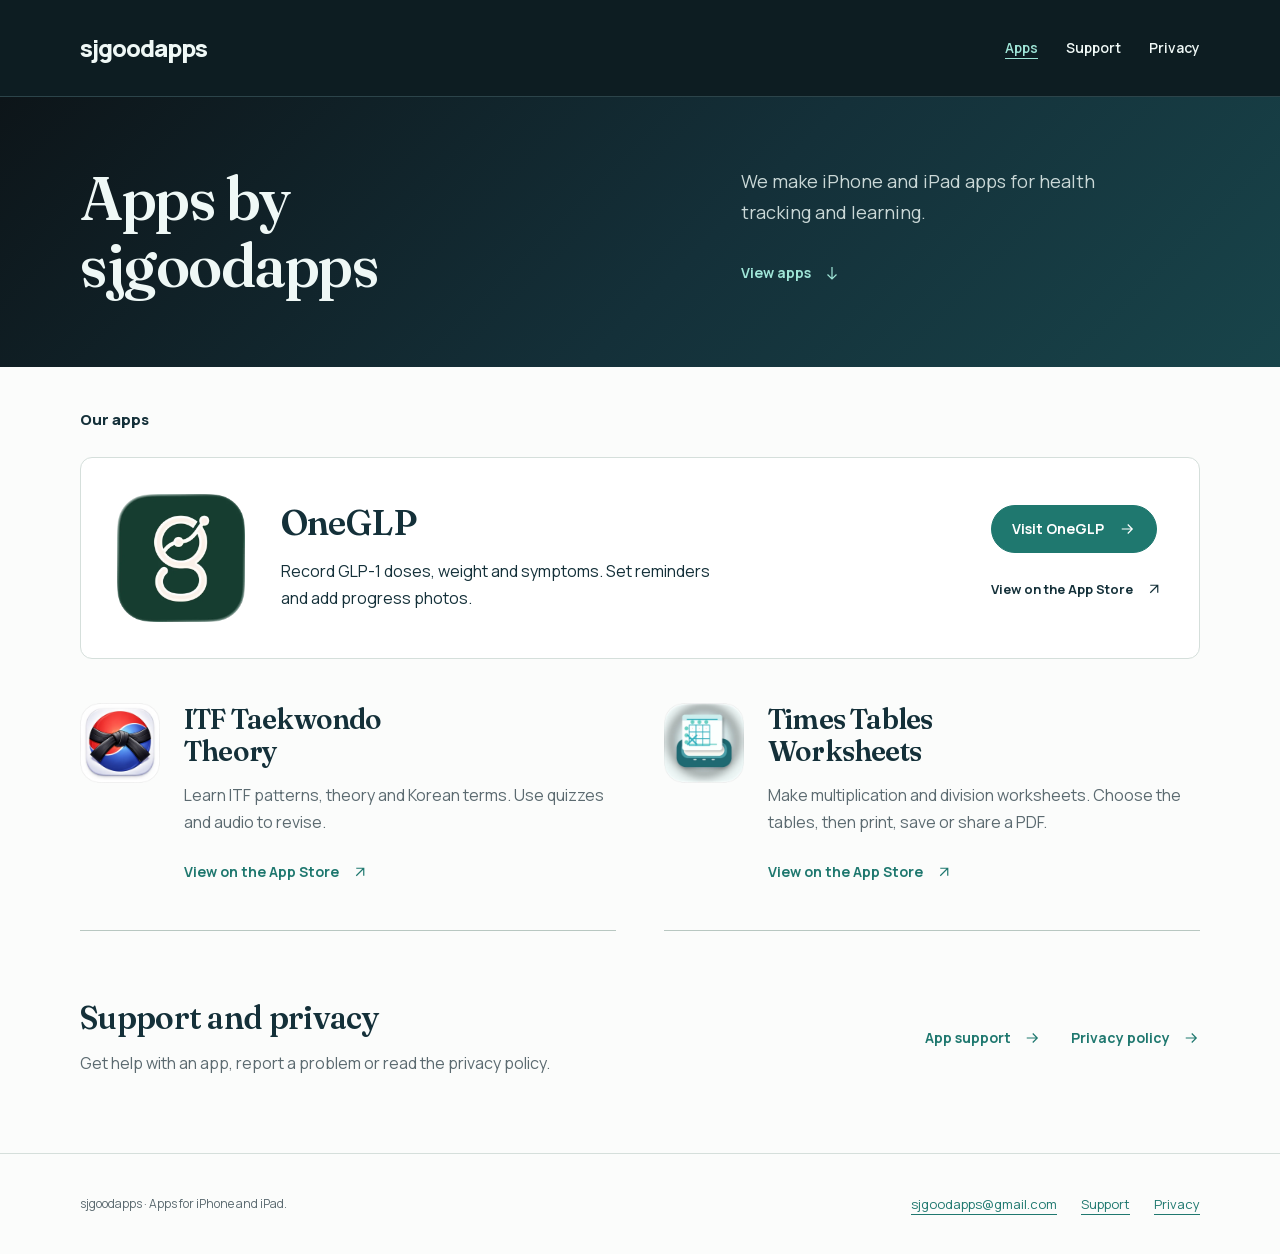
<file: index.html>
<!doctype html>
<html lang="en">
<head>
  <meta charset="utf-8">
  <meta name="viewport" content="width=device-width, initial-scale=1">
  <meta name="description" content="iPhone and iPad apps by sjgoodapps: OneGLP, ITF Taekwondo Theory and Times Tables Worksheets. Find app links, support and privacy information.">
  <meta name="theme-color" content="#143039">
  <title>sjgoodapps | Apps for iPhone and iPad</title>
  <link rel="stylesheet" href="assets/site.css">
</head>
<body>
  <a class="skip-link" href="#main">Skip to content</a>
  <header class="site-header">
    <div class="container header-inner">
      <a class="brand" href="index.html" aria-label="sjgoodapps home">sjgoodapps</a>
      <nav class="site-nav" aria-label="Main navigation">
        <a href="#apps" aria-current="page">Apps</a>
        <a href="support.html">Support</a>
        <a href="privacy.html">Privacy</a>
      </nav>
    </div>
  </header>

  <main id="main" tabindex="-1">
    <section class="home-banner" aria-labelledby="intro-title">
      <div class="container home-hero">
        <h1 id="intro-title">Apps by<br>sjgoodapps</h1>
        <div class="hero-intro">
          <p>We make iPhone and iPad apps for health tracking and learning.</p>
          <a class="text-link" href="#apps">View apps <svg class="arrow" viewBox="0 0 24 24" fill="none" stroke="currentColor" stroke-width="1.6" aria-hidden="true"><path d="M12 4v16m-6-6 6 6 6-6"/></svg></a>
        </div>
      </div>
    </section>

    <div class="container home-content">
    <section id="apps" aria-labelledby="apps-title">
      <div class="apps-heading">
        <h2 id="apps-title">Our apps</h2>
      </div>
      <article class="app-feature" aria-labelledby="oneglp-title">
        <img class="app-icon" src="assets/oneglp-icon.webp" alt="" width="400" height="400" fetchpriority="high">
        <div class="app-copy">
          <div class="app-title">
            <h3 id="oneglp-title">OneGLP</h3>
          </div>
          <div class="app-description">
            <p>Record GLP-1 doses, weight and symptoms. Set reminders and add progress photos.</p>
          </div>
        </div>
        <div class="app-actions">
          <a class="button" href="https://oneglp.app/">Visit OneGLP <svg class="arrow" viewBox="0 0 24 24" fill="none" stroke="currentColor" stroke-width="1.6" aria-hidden="true"><path d="M5 12h14m-6-6 6 6-6 6"/></svg></a>
          <a class="text-link" href="https://apps.apple.com/app/id6761775005" aria-label="OneGLP on the App Store">View on the App Store <svg class="arrow" viewBox="0 0 24 24" fill="none" stroke="currentColor" stroke-width="1.6" aria-hidden="true"><path d="M7 17 17 7M7 7h10v10"/></svg></a>
        </div>
      </article>
      <div class="app-secondary-grid">
        <article class="app-secondary" aria-labelledby="taekwondo-title">
          <img class="app-icon" src="assets/taekwondo-icon.webp" alt="" width="400" height="400" loading="lazy">
          <div>
            <h3 id="taekwondo-title">ITF Taekwondo<br>Theory</h3>
            <p>Learn ITF patterns, theory and Korean terms. Use quizzes and audio to revise.</p>
            <a class="text-link" href="https://apps.apple.com/app/id6761344519" aria-label="ITF Taekwondo Theory on the App Store">View on the App Store <svg class="arrow" viewBox="0 0 24 24" fill="none" stroke="currentColor" stroke-width="1.6" aria-hidden="true"><path d="M7 17 17 7M7 7h10v10"/></svg></a>
          </div>
        </article>
        <article class="app-secondary" aria-labelledby="worksheets-title">
          <img class="app-icon" src="assets/worksheets-icon.webp" alt="" width="400" height="400" loading="lazy">
          <div>
            <h3 id="worksheets-title">Times Tables<br>Worksheets</h3>
            <p>Make multiplication and division worksheets. Choose the tables, then print, save or share a PDF.</p>
            <a class="text-link" href="https://apps.apple.com/app/id6761299614" aria-label="Times Tables Worksheets on the App Store">View on the App Store <svg class="arrow" viewBox="0 0 24 24" fill="none" stroke="currentColor" stroke-width="1.6" aria-hidden="true"><path d="M7 17 17 7M7 7h10v10"/></svg></a>
          </div>
        </article>
      </div>
    </section>
    <section class="help-strip" aria-labelledby="help-title">
      <div>
        <h2 id="help-title">Support and privacy</h2>
        <p>Get help with an app, report a problem or read the privacy policy.</p>
      </div>
      <div class="help-links">
        <a class="text-link" href="support.html">App support <svg class="arrow" viewBox="0 0 24 24" fill="none" stroke="currentColor" stroke-width="1.6" aria-hidden="true"><path d="M5 12h14m-6-6 6 6-6 6"/></svg></a>
        <a class="text-link" href="privacy.html">Privacy policy <svg class="arrow" viewBox="0 0 24 24" fill="none" stroke="currentColor" stroke-width="1.6" aria-hidden="true"><path d="M5 12h14m-6-6 6 6-6 6"/></svg></a>
      </div>
    </section>
    </div>
  </main>

  <footer class="site-footer">
    <div class="container footer-inner">
      <p>sjgoodapps · Apps for iPhone and iPad.</p>
      <nav class="footer-nav" aria-label="Footer navigation">
        <a href="mailto:sjgoodapps@gmail.com">sjgoodapps@gmail.com</a>
        <a href="support.html">Support</a>
        <a href="privacy.html">Privacy</a>
      </nav>
    </div>
  </footer>
</body>
</html>
</file>
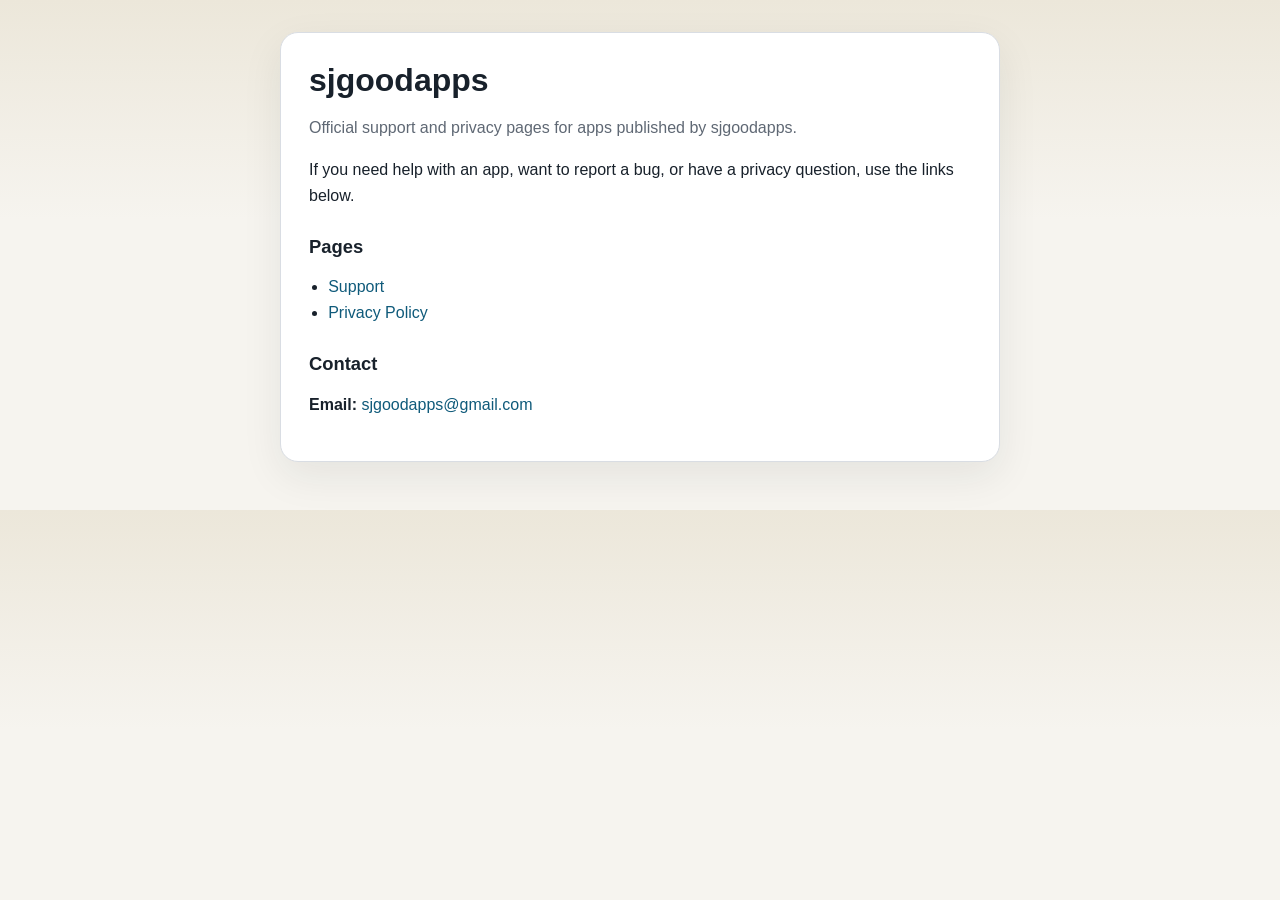
<file: GithubSupportPrivacy/index.html>
<!doctype html>
<html lang="en">
<head>
  <meta charset="utf-8">
  <meta name="viewport" content="width=device-width, initial-scale=1">
  <title>sjgoodapps Support and Privacy</title>
  <style>
    :root {
      color-scheme: light;
      --bg: #f6f4ef;
      --card: #ffffff;
      --text: #18212b;
      --muted: #5f6874;
      --accent: #0f5a7a;
      --border: #d9dde3;
    }

    * { box-sizing: border-box; }

    body {
      margin: 0;
      font-family: -apple-system, BlinkMacSystemFont, "Segoe UI", sans-serif;
      background: linear-gradient(180deg, #ece7da 0%, var(--bg) 220px);
      color: var(--text);
      line-height: 1.6;
    }

    main {
      max-width: 760px;
      margin: 0 auto;
      padding: 32px 20px 48px;
    }

    .card {
      background: var(--card);
      border: 1px solid var(--border);
      border-radius: 18px;
      padding: 28px;
      box-shadow: 0 14px 40px rgba(24, 33, 43, 0.08);
    }

    h1, h2 { line-height: 1.2; }
    h1 { margin: 0 0 8px; font-size: 2rem; }
    h2 { margin-top: 28px; font-size: 1.15rem; }

    p, li { font-size: 1rem; }

    .muted { color: var(--muted); }

    a {
      color: var(--accent);
      text-decoration: none;
    }

    a:hover { text-decoration: underline; }

    ul {
      padding-left: 1.2rem;
    }
  </style>
</head>
<body>
  <main>
    <section class="card">
      <h1>sjgoodapps</h1>
      <p class="muted">Official support and privacy pages for apps published by sjgoodapps.</p>

      <p>If you need help with an app, want to report a bug, or have a privacy question, use the links below.</p>

      <h2>Pages</h2>
      <ul>
        <li><a href="/support">Support</a></li>
        <li><a href="/privacy">Privacy Policy</a></li>
      </ul>

      <h2>Contact</h2>
      <p><strong>Email:</strong> <a href="mailto:sjgoodapps@gmail.com">sjgoodapps@gmail.com</a></p>
    </section>
  </main>
</body>
</html>
</file>
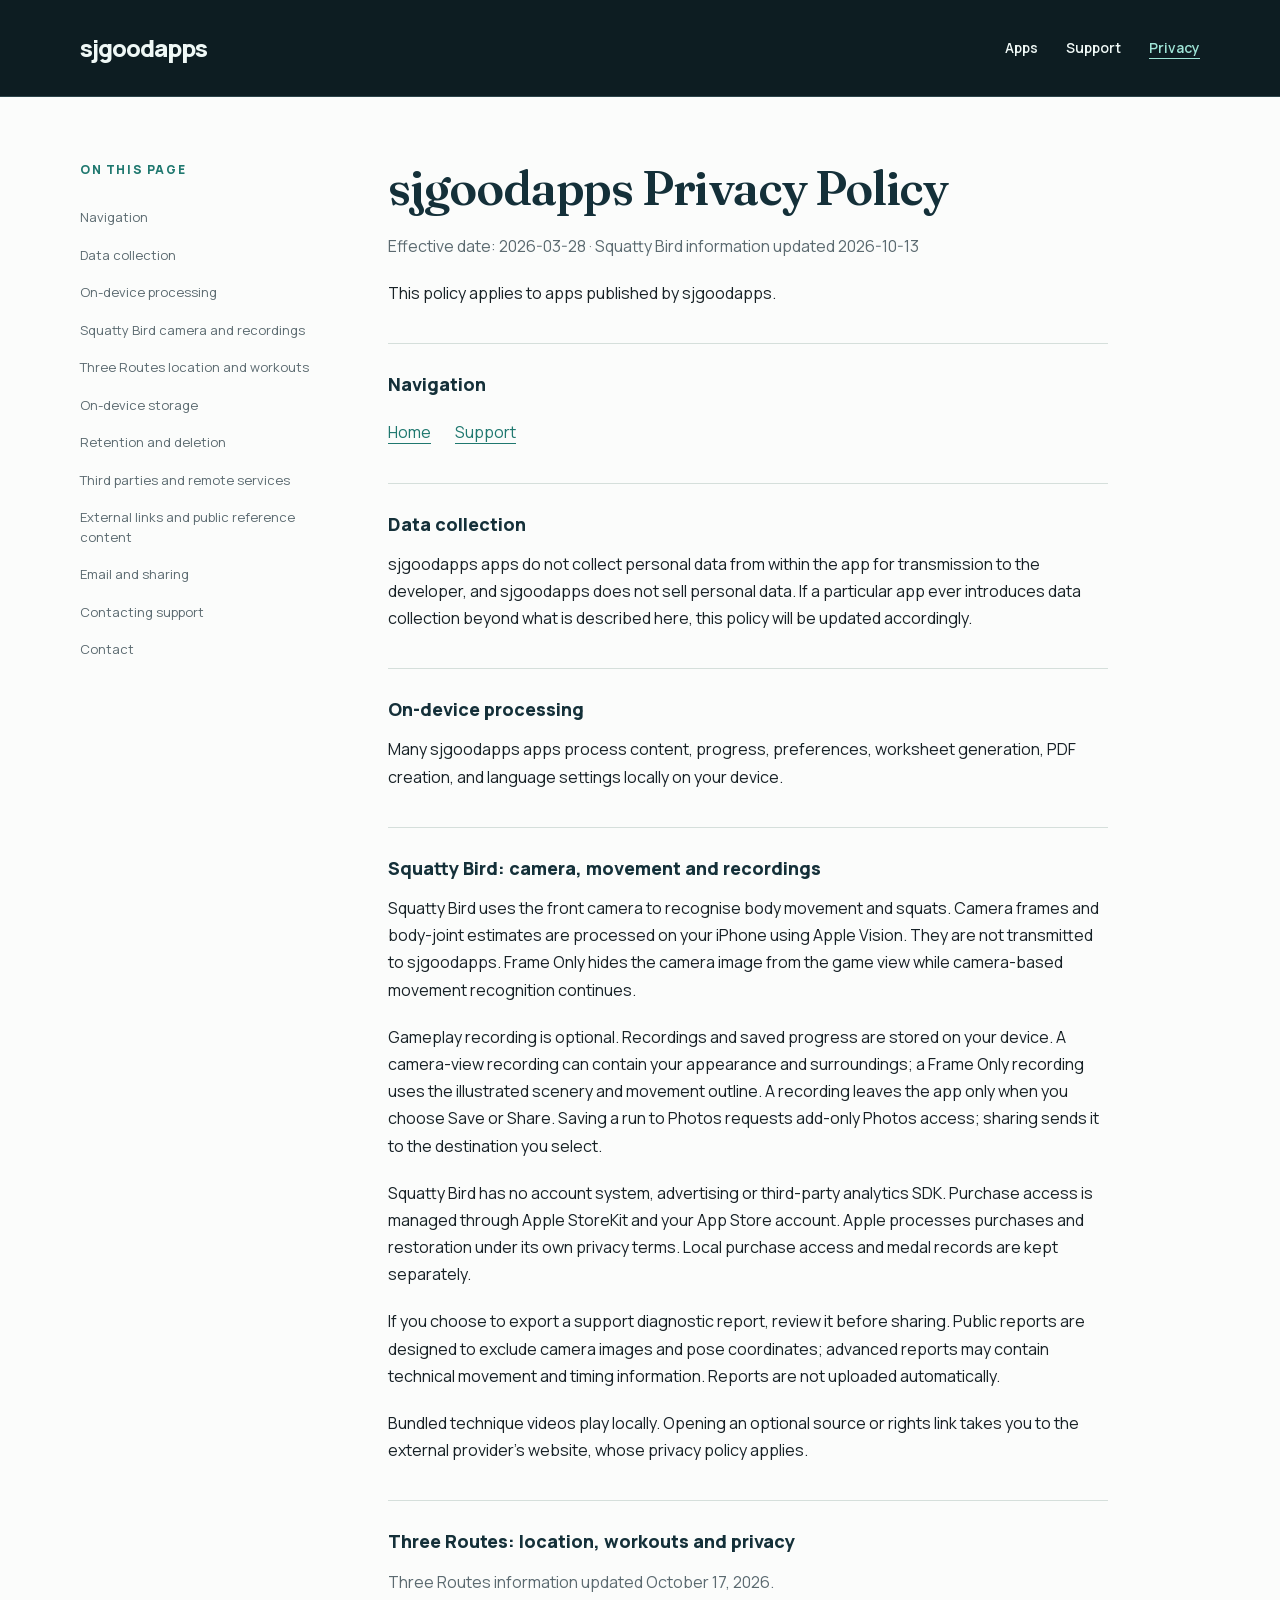
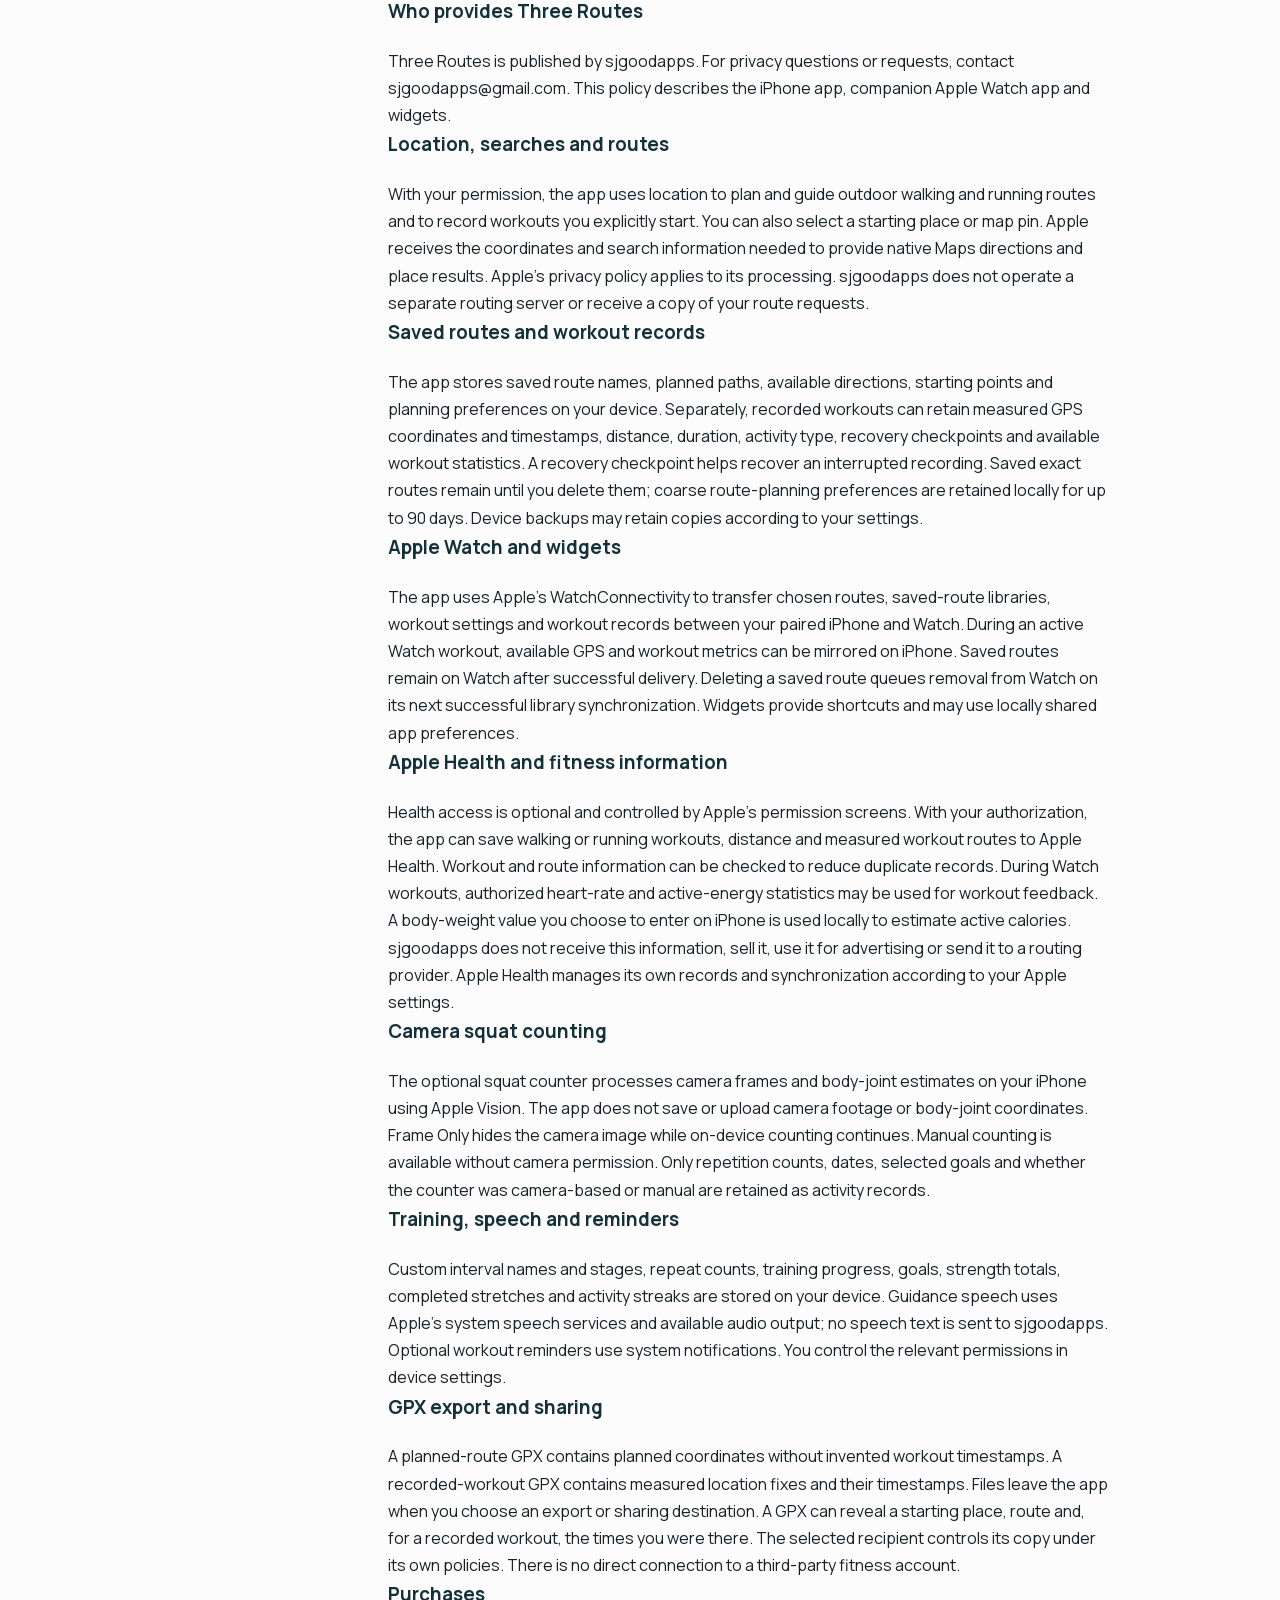
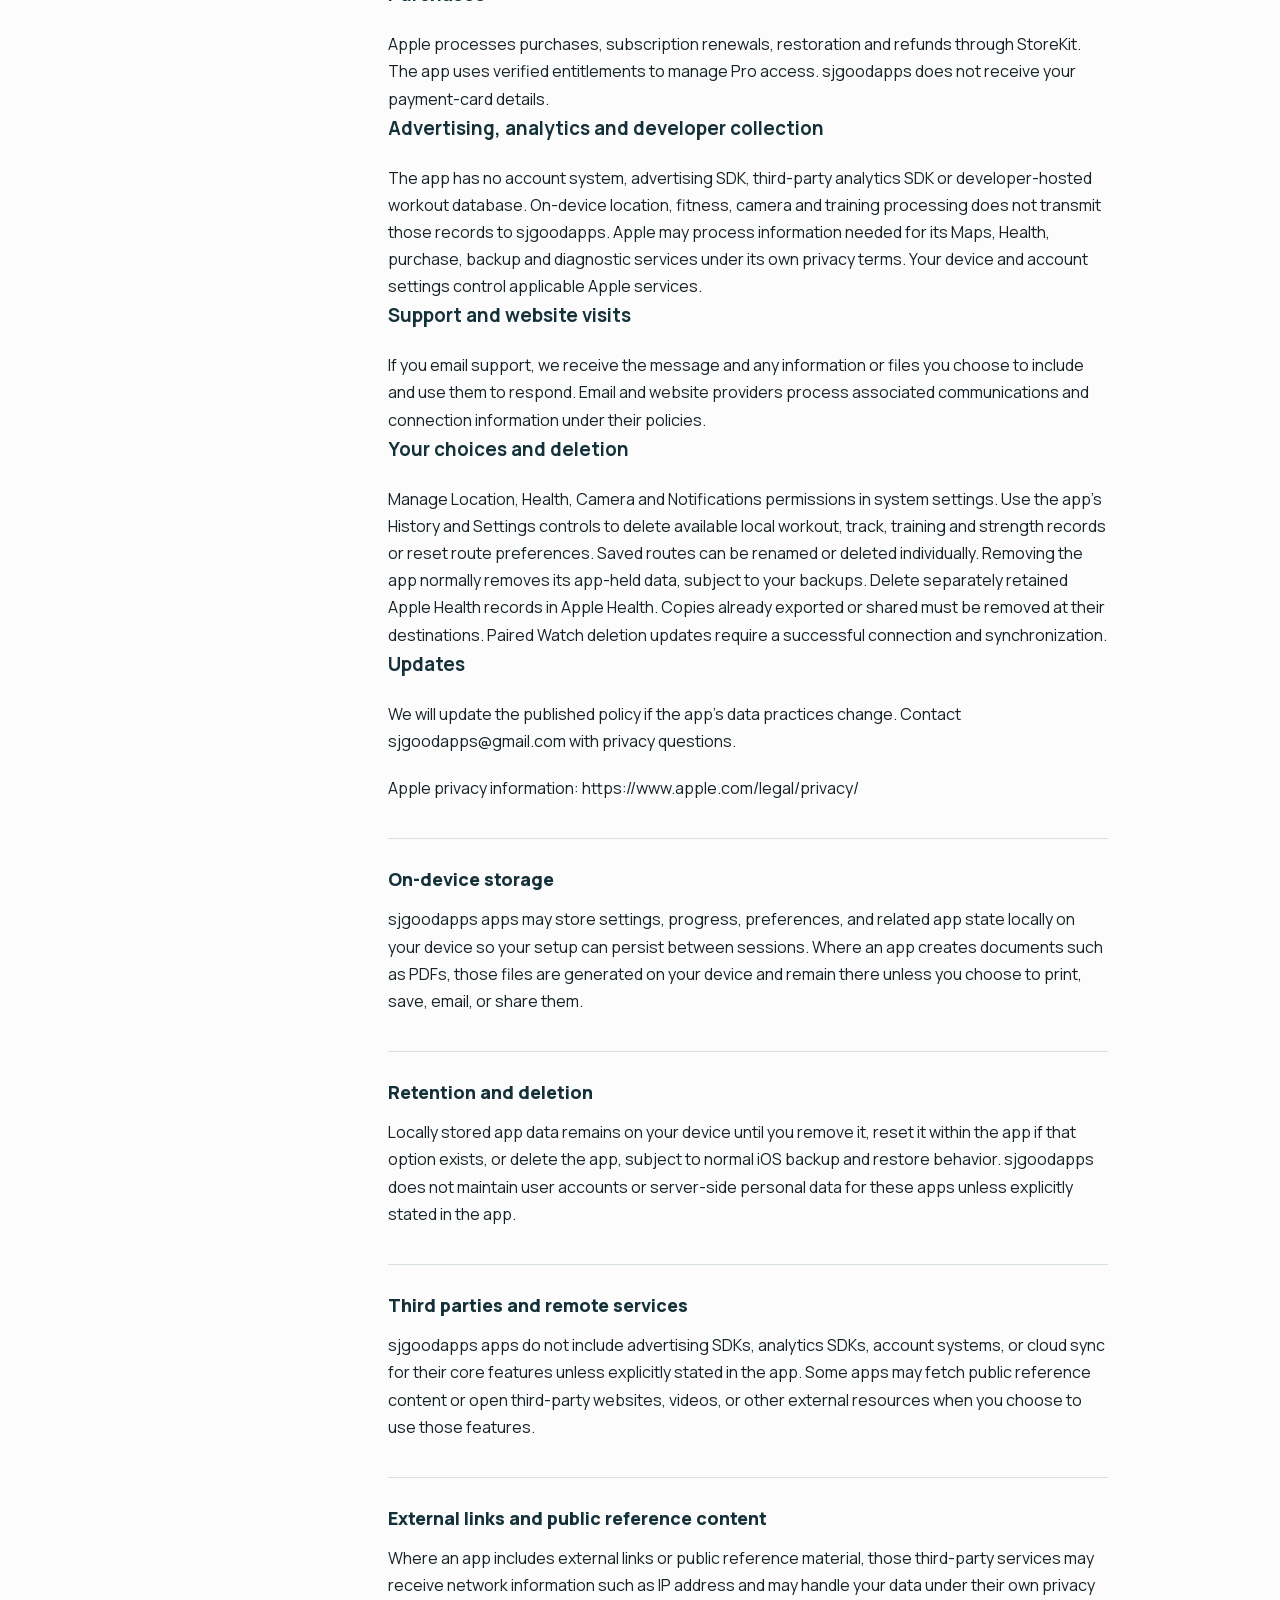
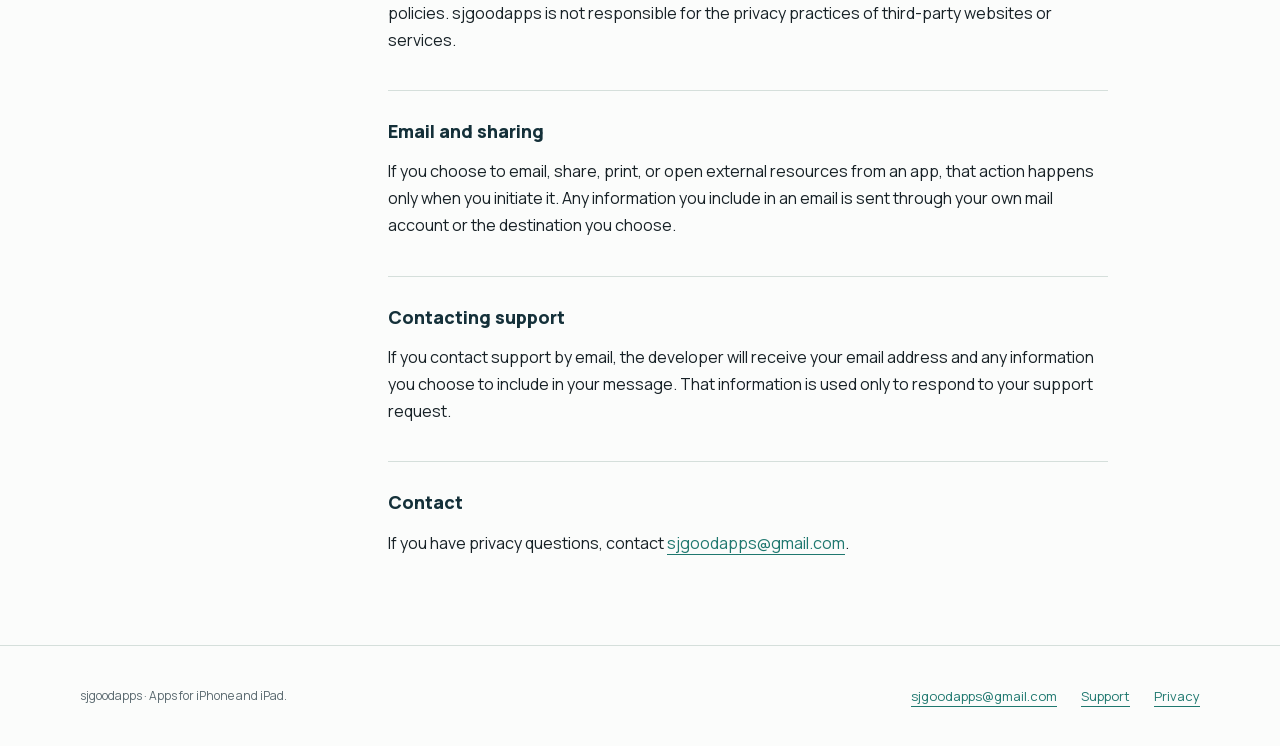
<file: privacy.html>
<!doctype html>
<html lang="en">
<head>
  <meta charset="utf-8">
  <meta name="viewport" content="width=device-width, initial-scale=1">
  <meta name="description" content="Privacy information for apps published by sjgoodapps.">
  <meta name="theme-color" content="#143039">
  <title>sjgoodapps Privacy Policy</title>
  <link rel="stylesheet" href="assets/site.css">
</head>
<body>
  <a class="skip-link" href="#main">Skip to content</a>
  <header class="site-header">
    <div class="container header-inner">
      <a class="brand" href="index.html" aria-label="sjgoodapps home">sjgoodapps</a>
      <nav class="site-nav" aria-label="Main navigation">
        <a href="index.html#apps">Apps</a>
        <a href="support.html">Support</a>
        <a href="privacy.html" aria-current="page">Privacy</a>
      </nav>
    </div>
  </header>
  <main id="main" class="container document-layout" tabindex="-1">
    <aside class="document-sidebar">
      <p class="eyebrow">On this page</p>
      <nav aria-label="Privacy policy sections">
        <a href="#navigation">Navigation</a>
        <a href="#data-collection">Data collection</a>
        <a href="#on-device-processing">On-device processing</a>
        <a href="#squatty-bird">Squatty Bird camera and recordings</a>
        <a href="#three-routes">Three Routes location and workouts</a>
        <a href="#on-device-storage">On-device storage</a>
        <a href="#retention-and-deletion">Retention and deletion</a>
        <a href="#third-parties-and-remote-services">Third parties and remote services</a>
        <a href="#external-links-and-public-reference-content">External links and public reference content</a>
        <a href="#email-and-sharing">Email and sharing</a>
        <a href="#contacting-support">Contacting support</a>
        <a href="#contact">Contact</a>
      </nav>
    </aside>
    <article class="document">
      <h1>sjgoodapps Privacy Policy</h1>
      <p class="muted">Effective date: 2026-03-28 · Squatty Bird information updated 2026-10-13</p>

      <p>This policy applies to apps published by sjgoodapps.</p>

      <h2 id="navigation">Navigation</h2>
      <ul class="document-nav">
        <li><a href="index.html">Home</a></li>
        <li><a href="support.html">Support</a></li>
      </ul>

      <h2 id="data-collection">Data collection</h2>
      <p>sjgoodapps apps do not collect personal data from within the app for transmission to the developer, and sjgoodapps does not sell personal data. If a particular app ever introduces data collection beyond what is described here, this policy will be updated accordingly.</p>

      <h2 id="on-device-processing">On-device processing</h2>
      <p>Many sjgoodapps apps process content, progress, preferences, worksheet generation, PDF creation, and language settings locally on your device.</p>

      <h2 id="squatty-bird">Squatty Bird: camera, movement and recordings</h2>
      <p>Squatty Bird uses the front camera to recognise body movement and squats. Camera frames and body-joint estimates are processed on your iPhone using Apple Vision. They are not transmitted to sjgoodapps. Frame Only hides the camera image from the game view while camera-based movement recognition continues.</p>
      <p>Gameplay recording is optional. Recordings and saved progress are stored on your device. A camera-view recording can contain your appearance and surroundings; a Frame Only recording uses the illustrated scenery and movement outline. A recording leaves the app only when you choose Save or Share. Saving a run to Photos requests add-only Photos access; sharing sends it to the destination you select.</p>
      <p>Squatty Bird has no account system, advertising or third-party analytics SDK. Purchase access is managed through Apple StoreKit and your App Store account. Apple processes purchases and restoration under its own privacy terms. Local purchase access and medal records are kept separately.</p>
      <p>If you choose to export a support diagnostic report, review it before sharing. Public reports are designed to exclude camera images and pose coordinates; advanced reports may contain technical movement and timing information. Reports are not uploaded automatically.</p>
      <p>Bundled technique videos play locally. Opening an optional source or rights link takes you to the external provider's website, whose privacy policy applies.</p>

      <h2 id="three-routes">Three Routes: location, workouts and privacy</h2>
      <p class="muted">Three Routes information updated October 17, 2026.</p>
      <h3>Who provides Three Routes</h3>
      <p>Three Routes is published by sjgoodapps. For privacy questions or requests, contact sjgoodapps@gmail.com. This policy describes the iPhone app, companion Apple Watch app and widgets.</p>
      <h3>Location, searches and routes</h3>
      <p>With your permission, the app uses location to plan and guide outdoor walking and running routes and to record workouts you explicitly start. You can also select a starting place or map pin. Apple receives the coordinates and search information needed to provide native Maps directions and place results. Apple's privacy policy applies to its processing. sjgoodapps does not operate a separate routing server or receive a copy of your route requests.</p>
      <h3>Saved routes and workout records</h3>
      <p>The app stores saved route names, planned paths, available directions, starting points and planning preferences on your device. Separately, recorded workouts can retain measured GPS coordinates and timestamps, distance, duration, activity type, recovery checkpoints and available workout statistics. A recovery checkpoint helps recover an interrupted recording. Saved exact routes remain until you delete them; coarse route-planning preferences are retained locally for up to 90 days. Device backups may retain copies according to your settings.</p>
      <h3>Apple Watch and widgets</h3>
      <p>The app uses Apple's WatchConnectivity to transfer chosen routes, saved-route libraries, workout settings and workout records between your paired iPhone and Watch. During an active Watch workout, available GPS and workout metrics can be mirrored on iPhone. Saved routes remain on Watch after successful delivery. Deleting a saved route queues removal from Watch on its next successful library synchronization. Widgets provide shortcuts and may use locally shared app preferences.</p>
      <h3>Apple Health and fitness information</h3>
      <p>Health access is optional and controlled by Apple's permission screens. With your authorization, the app can save walking or running workouts, distance and measured workout routes to Apple Health. Workout and route information can be checked to reduce duplicate records. During Watch workouts, authorized heart-rate and active-energy statistics may be used for workout feedback. A body-weight value you choose to enter on iPhone is used locally to estimate active calories. sjgoodapps does not receive this information, sell it, use it for advertising or send it to a routing provider. Apple Health manages its own records and synchronization according to your Apple settings.</p>
      <h3>Camera squat counting</h3>
      <p>The optional squat counter processes camera frames and body-joint estimates on your iPhone using Apple Vision. The app does not save or upload camera footage or body-joint coordinates. Frame Only hides the camera image while on-device counting continues. Manual counting is available without camera permission. Only repetition counts, dates, selected goals and whether the counter was camera-based or manual are retained as activity records.</p>
      <h3>Training, speech and reminders</h3>
      <p>Custom interval names and stages, repeat counts, training progress, goals, strength totals, completed stretches and activity streaks are stored on your device. Guidance speech uses Apple's system speech services and available audio output; no speech text is sent to sjgoodapps. Optional workout reminders use system notifications. You control the relevant permissions in device settings.</p>
      <h3>GPX export and sharing</h3>
      <p>A planned-route GPX contains planned coordinates without invented workout timestamps. A recorded-workout GPX contains measured location fixes and their timestamps. Files leave the app when you choose an export or sharing destination. A GPX can reveal a starting place, route and, for a recorded workout, the times you were there. The selected recipient controls its copy under its own policies. There is no direct connection to a third-party fitness account.</p>
      <h3>Purchases</h3>
      <p>Apple processes purchases, subscription renewals, restoration and refunds through StoreKit. The app uses verified entitlements to manage Pro access. sjgoodapps does not receive your payment-card details.</p>
      <h3>Advertising, analytics and developer collection</h3>
      <p>The app has no account system, advertising SDK, third-party analytics SDK or developer-hosted workout database. On-device location, fitness, camera and training processing does not transmit those records to sjgoodapps. Apple may process information needed for its Maps, Health, purchase, backup and diagnostic services under its own privacy terms. Your device and account settings control applicable Apple services.</p>
      <h3>Support and website visits</h3>
      <p>If you email support, we receive the message and any information or files you choose to include and use them to respond. Email and website providers process associated communications and connection information under their policies.</p>
      <h3>Your choices and deletion</h3>
      <p>Manage Location, Health, Camera and Notifications permissions in system settings. Use the app's History and Settings controls to delete available local workout, track, training and strength records or reset route preferences. Saved routes can be renamed or deleted individually. Removing the app normally removes its app-held data, subject to your backups. Delete separately retained Apple Health records in Apple Health. Copies already exported or shared must be removed at their destinations. Paired Watch deletion updates require a successful connection and synchronization.</p>
      <h3>Updates</h3>
      <p>We will update the published policy if the app's data practices change. Contact sjgoodapps@gmail.com with privacy questions.</p>
      <p>Apple privacy information: https://www.apple.com/legal/privacy/</p>

      <h2 id="on-device-storage">On-device storage</h2>
      <p>sjgoodapps apps may store settings, progress, preferences, and related app state locally on your device so your setup can persist between sessions. Where an app creates documents such as PDFs, those files are generated on your device and remain there unless you choose to print, save, email, or share them.</p>

      <h2 id="retention-and-deletion">Retention and deletion</h2>
      <p>Locally stored app data remains on your device until you remove it, reset it within the app if that option exists, or delete the app, subject to normal iOS backup and restore behavior. sjgoodapps does not maintain user accounts or server-side personal data for these apps unless explicitly stated in the app.</p>

      <h2 id="third-parties-and-remote-services">Third parties and remote services</h2>
      <p>sjgoodapps apps do not include advertising SDKs, analytics SDKs, account systems, or cloud sync for their core features unless explicitly stated in the app. Some apps may fetch public reference content or open third-party websites, videos, or other external resources when you choose to use those features.</p>

      <h2 id="external-links-and-public-reference-content">External links and public reference content</h2>
      <p>Where an app includes external links or public reference material, those third-party services may receive network information such as IP address and may handle your data under their own privacy policies. sjgoodapps is not responsible for the privacy practices of third-party websites or services.</p>

      <h2 id="email-and-sharing">Email and sharing</h2>
      <p>If you choose to email, share, print, or open external resources from an app, that action happens only when you initiate it. Any information you include in an email is sent through your own mail account or the destination you choose.</p>

      <h2 id="contacting-support">Contacting support</h2>
      <p>If you contact support by email, the developer will receive your email address and any information you choose to include in your message. That information is used only to respond to your support request.</p>

      <h2 id="contact">Contact</h2>
      <p>If you have privacy questions, contact <a href="mailto:sjgoodapps@gmail.com">sjgoodapps@gmail.com</a>.</p>
    </article>
  </main>
  <footer class="site-footer">
    <div class="container footer-inner">
      <p>sjgoodapps · Apps for iPhone and iPad.</p>
      <nav class="footer-nav" aria-label="Footer navigation">
        <a href="mailto:sjgoodapps@gmail.com">sjgoodapps@gmail.com</a>
        <a href="support.html">Support</a>
        <a href="privacy.html">Privacy</a>
      </nav>
    </div>
  </footer>
</body>
</html>
</file>
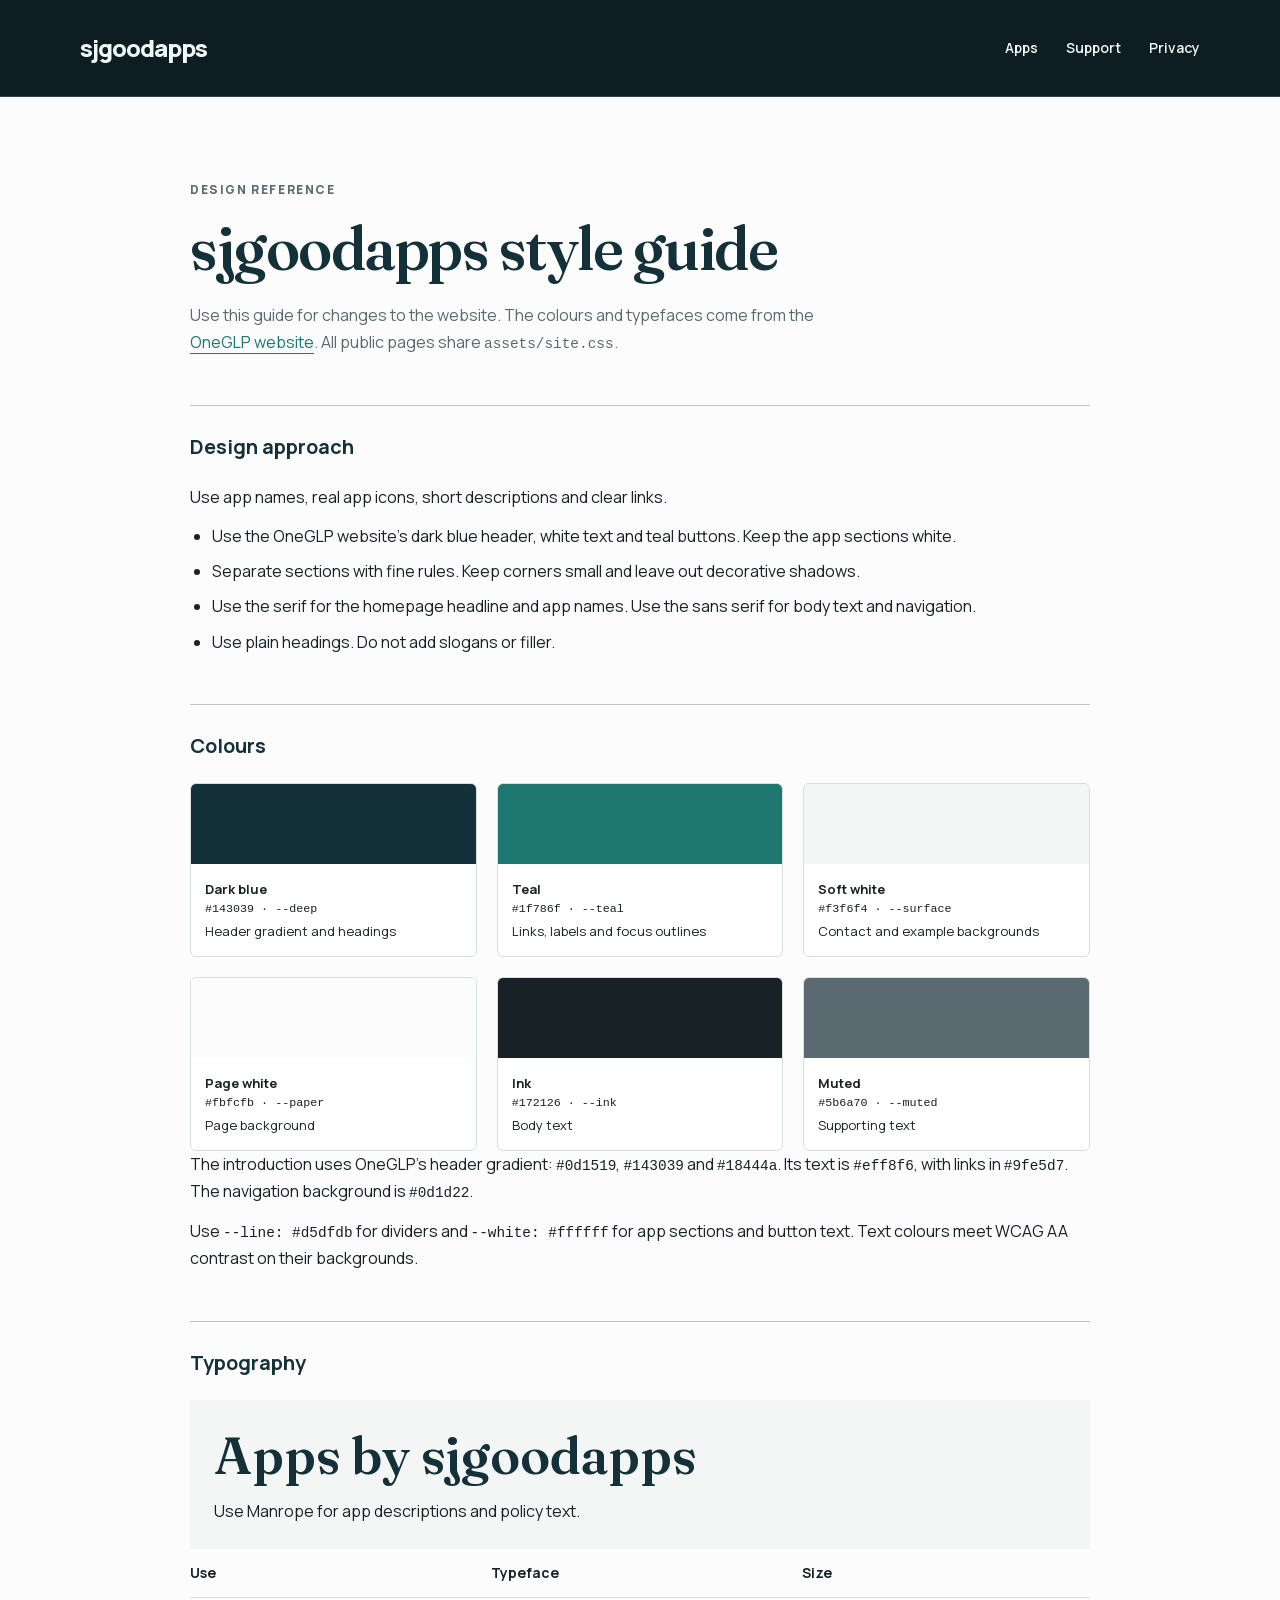
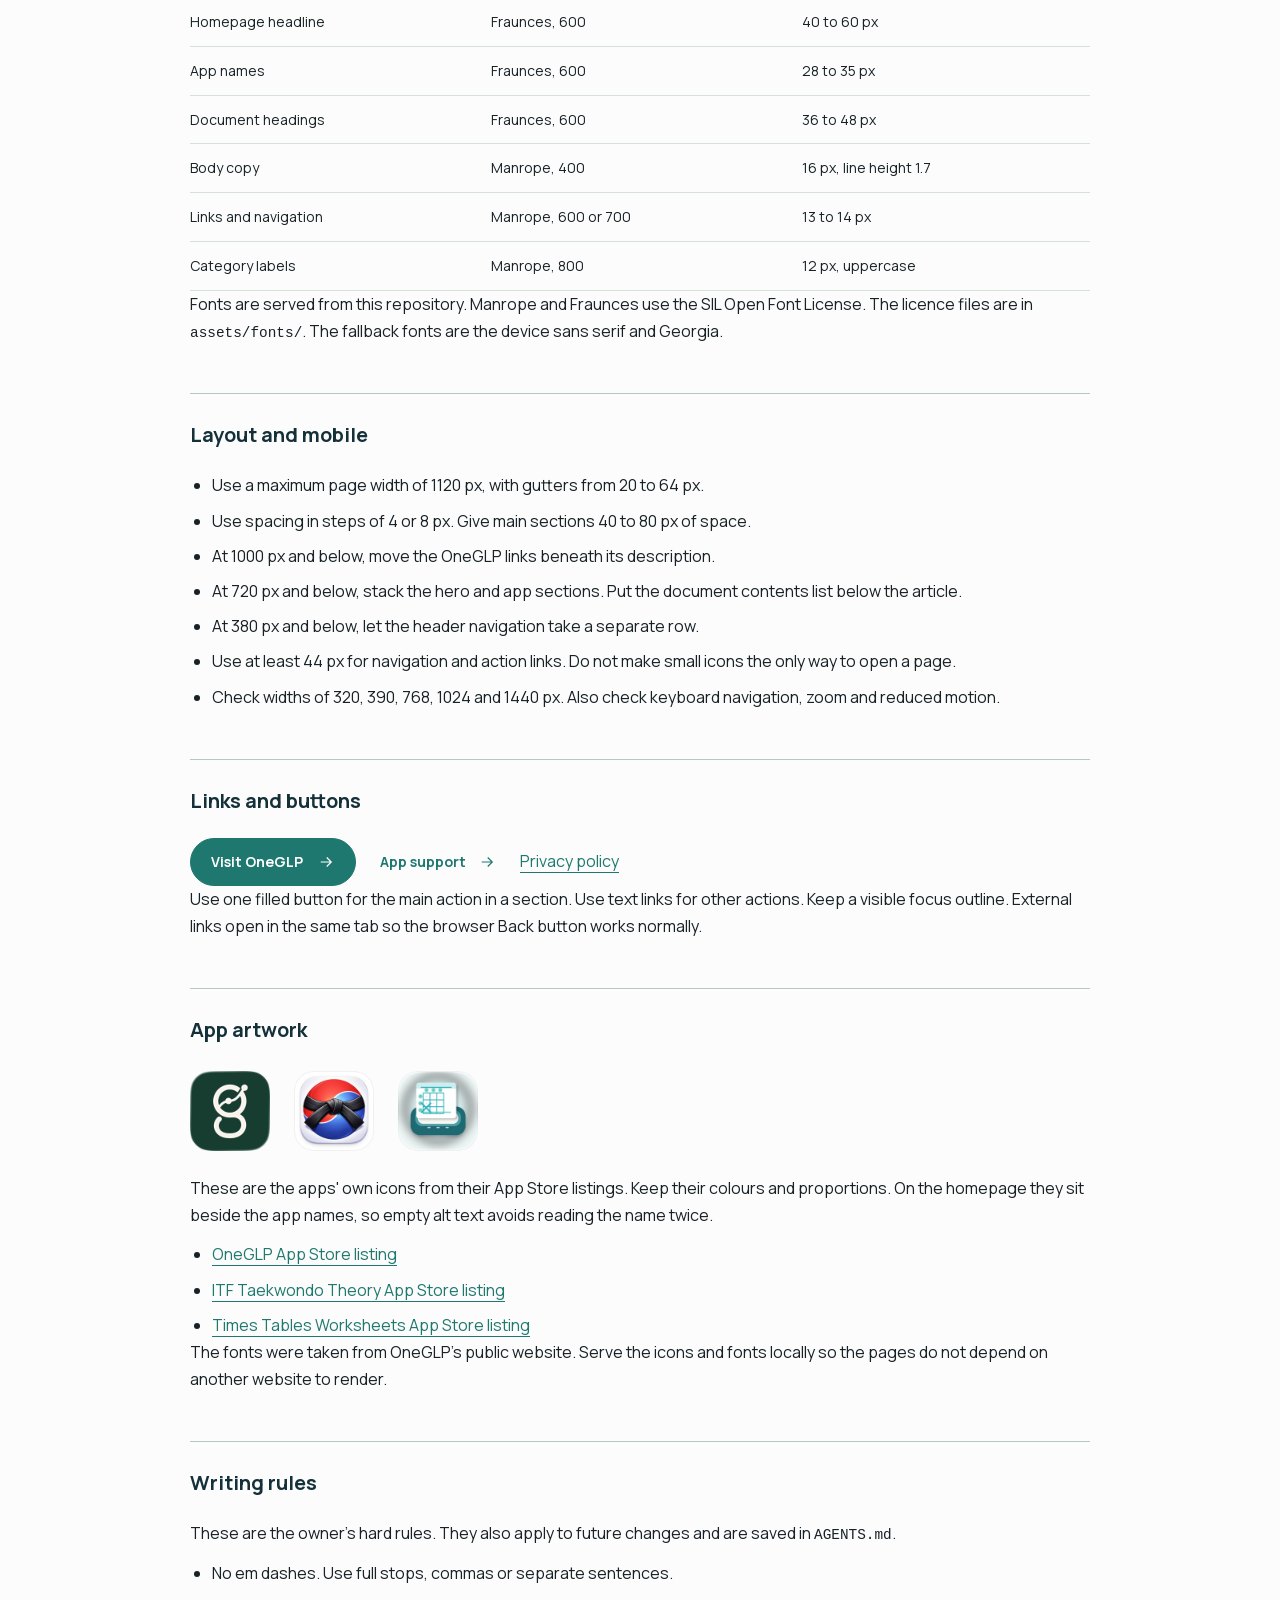
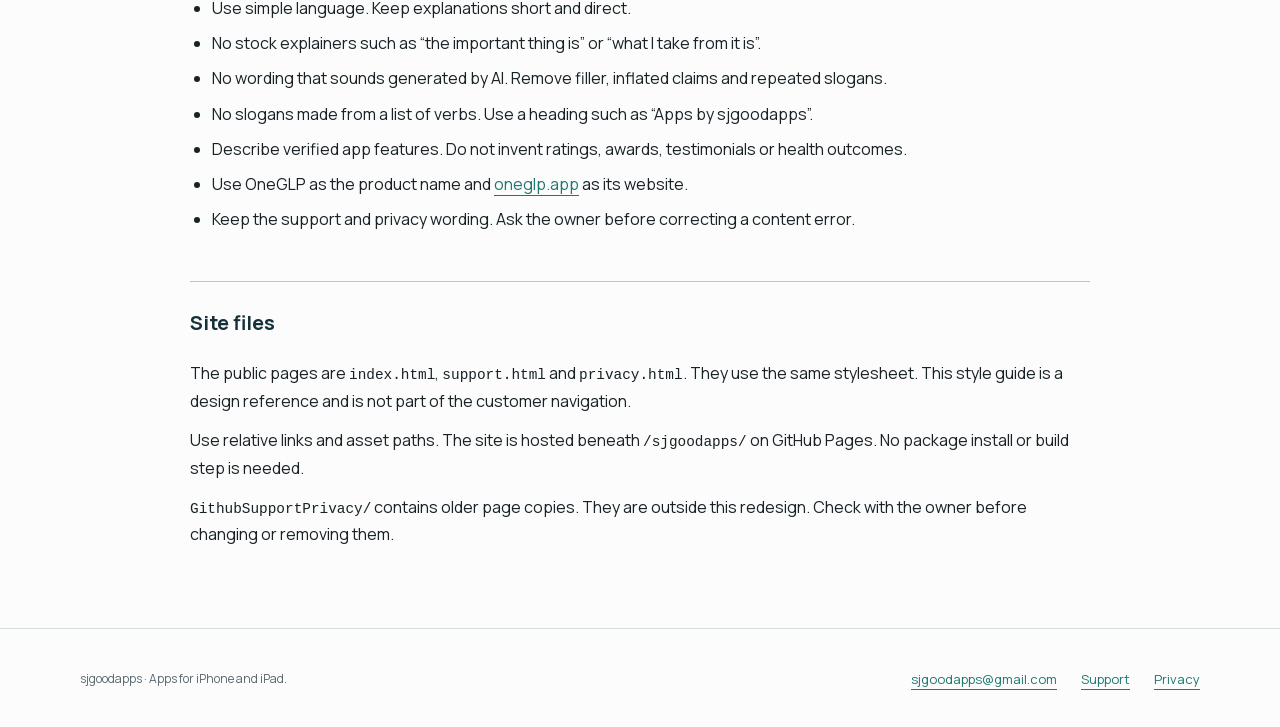
<file: style-guide.html>
<!doctype html>
<html lang="en">
<head>
  <meta charset="utf-8">
  <meta name="viewport" content="width=device-width, initial-scale=1">
  <meta name="robots" content="noindex">
  <meta name="theme-color" content="#143039">
  <title>sjgoodapps | Style guide</title>
  <link rel="stylesheet" href="assets/site.css">
</head>
<body>
  <a class="skip-link" href="#main">Skip to content</a>
  <header class="site-header">
    <div class="container header-inner">
      <a class="brand" href="index.html" aria-label="sjgoodapps home">sjgoodapps</a>
      <nav class="site-nav" aria-label="Main navigation">
        <a href="index.html#apps">Apps</a>
        <a href="support.html">Support</a>
        <a href="privacy.html">Privacy</a>
      </nav>
    </div>
  </header>
  <main id="main" class="container guide" tabindex="-1">
    <p class="eyebrow">Design reference</p>
    <h1>sjgoodapps style guide</h1>
    <p>Use this guide for changes to the website. The colours and typefaces come from the <a href="https://oneglp.app/">OneGLP website</a>. All public pages share <code>assets/site.css</code>.</p>

    <section aria-labelledby="direction-title">
      <h2 id="direction-title">Design approach</h2>
      <p>Use app names, real app icons, short descriptions and clear links.</p>
      <ul>
        <li>Use the OneGLP website's dark blue header, white text and teal buttons. Keep the app sections white.</li>
        <li>Separate sections with fine rules. Keep corners small and leave out decorative shadows.</li>
        <li>Use the serif for the homepage headline and app names. Use the sans serif for body text and navigation.</li>
        <li>Use plain headings. Do not add slogans or filler.</li>
      </ul>
    </section>

    <section aria-labelledby="colours-title">
      <h2 id="colours-title">Colours</h2>
      <div class="swatches">
        <figure class="swatch"><div class="swatch-color" style="--swatch: var(--deep)"></div><figcaption><strong>Dark blue</strong><code>#143039 · --deep</code>Header gradient and headings</figcaption></figure>
        <figure class="swatch"><div class="swatch-color" style="--swatch: var(--teal)"></div><figcaption><strong>Teal</strong><code>#1f786f · --teal</code>Links, labels and focus outlines</figcaption></figure>
        <figure class="swatch"><div class="swatch-color" style="--swatch: var(--surface)"></div><figcaption><strong>Soft white</strong><code>#f3f6f4 · --surface</code>Contact and example backgrounds</figcaption></figure>
        <figure class="swatch"><div class="swatch-color" style="--swatch: var(--paper)"></div><figcaption><strong>Page white</strong><code>#fbfcfb · --paper</code>Page background</figcaption></figure>
        <figure class="swatch"><div class="swatch-color" style="--swatch: var(--ink)"></div><figcaption><strong>Ink</strong><code>#172126 · --ink</code>Body text</figcaption></figure>
        <figure class="swatch"><div class="swatch-color" style="--swatch: var(--muted)"></div><figcaption><strong>Muted</strong><code>#5b6a70 · --muted</code>Supporting text</figcaption></figure>
      </div>
      <p>The introduction uses OneGLP's header gradient: <code>#0d1519</code>, <code>#143039</code> and <code>#18444a</code>. Its text is <code>#eff8f6</code>, with links in <code>#9fe5d7</code>. The navigation background is <code>#0d1d22</code>.</p>
      <p>Use <code>--line: #d5dfdb</code> for dividers and <code>--white: #ffffff</code> for app sections and button text. Text colours meet WCAG AA contrast on their backgrounds.</p>
    </section>

    <section aria-labelledby="type-title">
      <h2 id="type-title">Typography</h2>
      <div class="type-example">
        <p class="display">Apps by sjgoodapps</p>
        <p>Use Manrope for app descriptions and policy text.</p>
      </div>
      <table>
        <thead><tr><th scope="col">Use</th><th scope="col">Typeface</th><th scope="col">Size</th></tr></thead>
        <tbody>
          <tr><td>Homepage headline</td><td>Fraunces, 600</td><td>40 to 60 px</td></tr>
          <tr><td>App names</td><td>Fraunces, 600</td><td>28 to 35 px</td></tr>
          <tr><td>Document headings</td><td>Fraunces, 600</td><td>36 to 48 px</td></tr>
          <tr><td>Body copy</td><td>Manrope, 400</td><td>16 px, line height 1.7</td></tr>
          <tr><td>Links and navigation</td><td>Manrope, 600 or 700</td><td>13 to 14 px</td></tr>
          <tr><td>Category labels</td><td>Manrope, 800</td><td>12 px, uppercase</td></tr>
        </tbody>
      </table>
      <p>Fonts are served from this repository. Manrope and Fraunces use the SIL Open Font License. The licence files are in <code>assets/fonts/</code>. The fallback fonts are the device sans serif and Georgia.</p>
    </section>

    <section aria-labelledby="layout-title">
      <h2 id="layout-title">Layout and mobile</h2>
      <ul>
        <li>Use a maximum page width of 1120 px, with gutters from 20 to 64 px.</li>
        <li>Use spacing in steps of 4 or 8 px. Give main sections 40 to 80 px of space.</li>
        <li>At 1000 px and below, move the OneGLP links beneath its description.</li>
        <li>At 720 px and below, stack the hero and app sections. Put the document contents list below the article.</li>
        <li>At 380 px and below, let the header navigation take a separate row.</li>
        <li>Use at least 44 px for navigation and action links. Do not make small icons the only way to open a page.</li>
        <li>Check widths of 320, 390, 768, 1024 and 1440 px. Also check keyboard navigation, zoom and reduced motion.</li>
      </ul>
    </section>

    <section aria-labelledby="links-title">
      <h2 id="links-title">Links and buttons</h2>
      <div class="guide-links">
        <a class="button" href="https://oneglp.app/">Visit OneGLP <svg class="arrow" viewBox="0 0 24 24" fill="none" stroke="currentColor" stroke-width="1.6" aria-hidden="true"><path d="M5 12h14m-6-6 6 6-6 6"/></svg></a>
        <a class="text-link" href="support.html">App support <svg class="arrow" viewBox="0 0 24 24" fill="none" stroke="currentColor" stroke-width="1.6" aria-hidden="true"><path d="M5 12h14m-6-6 6 6-6 6"/></svg></a>
        <a href="privacy.html">Privacy policy</a>
      </div>
      <p>Use one filled button for the main action in a section. Use text links for other actions. Keep a visible focus outline. External links open in the same tab so the browser Back button works normally.</p>
    </section>

    <section aria-labelledby="artwork-title">
      <h2 id="artwork-title">App artwork</h2>
      <div class="asset-example">
        <img src="assets/oneglp-icon.webp" alt="OneGLP app icon" width="400" height="400">
        <img src="assets/taekwondo-icon.webp" alt="ITF Taekwondo Theory app icon" width="400" height="400">
        <img src="assets/worksheets-icon.webp" alt="Times Tables Worksheets app icon" width="400" height="400">
      </div>
      <p>These are the apps' own icons from their App Store listings. Keep their colours and proportions. On the homepage they sit beside the app names, so empty alt text avoids reading the name twice.</p>
      <ul>
        <li><a href="https://apps.apple.com/app/id6761775005">OneGLP App Store listing</a></li>
        <li><a href="https://apps.apple.com/app/id6761344519">ITF Taekwondo Theory App Store listing</a></li>
        <li><a href="https://apps.apple.com/app/id6761299614">Times Tables Worksheets App Store listing</a></li>
      </ul>
      <p>The fonts were taken from OneGLP's public website. Serve the icons and fonts locally so the pages do not depend on another website to render.</p>
    </section>

    <section aria-labelledby="writing-title">
      <h2 id="writing-title">Writing rules</h2>
      <p>These are the owner's hard rules. They also apply to future changes and are saved in <code>AGENTS.md</code>.</p>
      <ul>
        <li>No em dashes. Use full stops, commas or separate sentences.</li>
        <li>Use simple language. Keep explanations short and direct.</li>
        <li>No stock explainers such as “the important thing is” or “what I take from it is”.</li>
        <li>No wording that sounds generated by AI. Remove filler, inflated claims and repeated slogans.</li>
        <li>No slogans made from a list of verbs. Use a heading such as “Apps by sjgoodapps”.</li>
        <li>Describe verified app features. Do not invent ratings, awards, testimonials or health outcomes.</li>
        <li>Use OneGLP as the product name and <a href="https://oneglp.app/">oneglp.app</a> as its website.</li>
        <li>Keep the support and privacy wording. Ask the owner before correcting a content error.</li>
      </ul>
    </section>

    <section aria-labelledby="maintenance-title">
      <h2 id="maintenance-title">Site files</h2>
      <p>The public pages are <code>index.html</code>, <code>support.html</code> and <code>privacy.html</code>. They use the same stylesheet. This style guide is a design reference and is not part of the customer navigation.</p>
      <p>Use relative links and asset paths. The site is hosted beneath <code>/sjgoodapps/</code> on GitHub Pages. No package install or build step is needed.</p>
      <p><code>GithubSupportPrivacy/</code> contains older page copies. They are outside this redesign. Check with the owner before changing or removing them.</p>
    </section>
  </main>
  <footer class="site-footer">
    <div class="container footer-inner">
      <p>sjgoodapps · Apps for iPhone and iPad.</p>
      <nav class="footer-nav" aria-label="Footer navigation">
        <a href="mailto:sjgoodapps@gmail.com">sjgoodapps@gmail.com</a>
        <a href="support.html">Support</a>
        <a href="privacy.html">Privacy</a>
      </nav>
    </div>
  </footer>
</body>
</html>
</file>
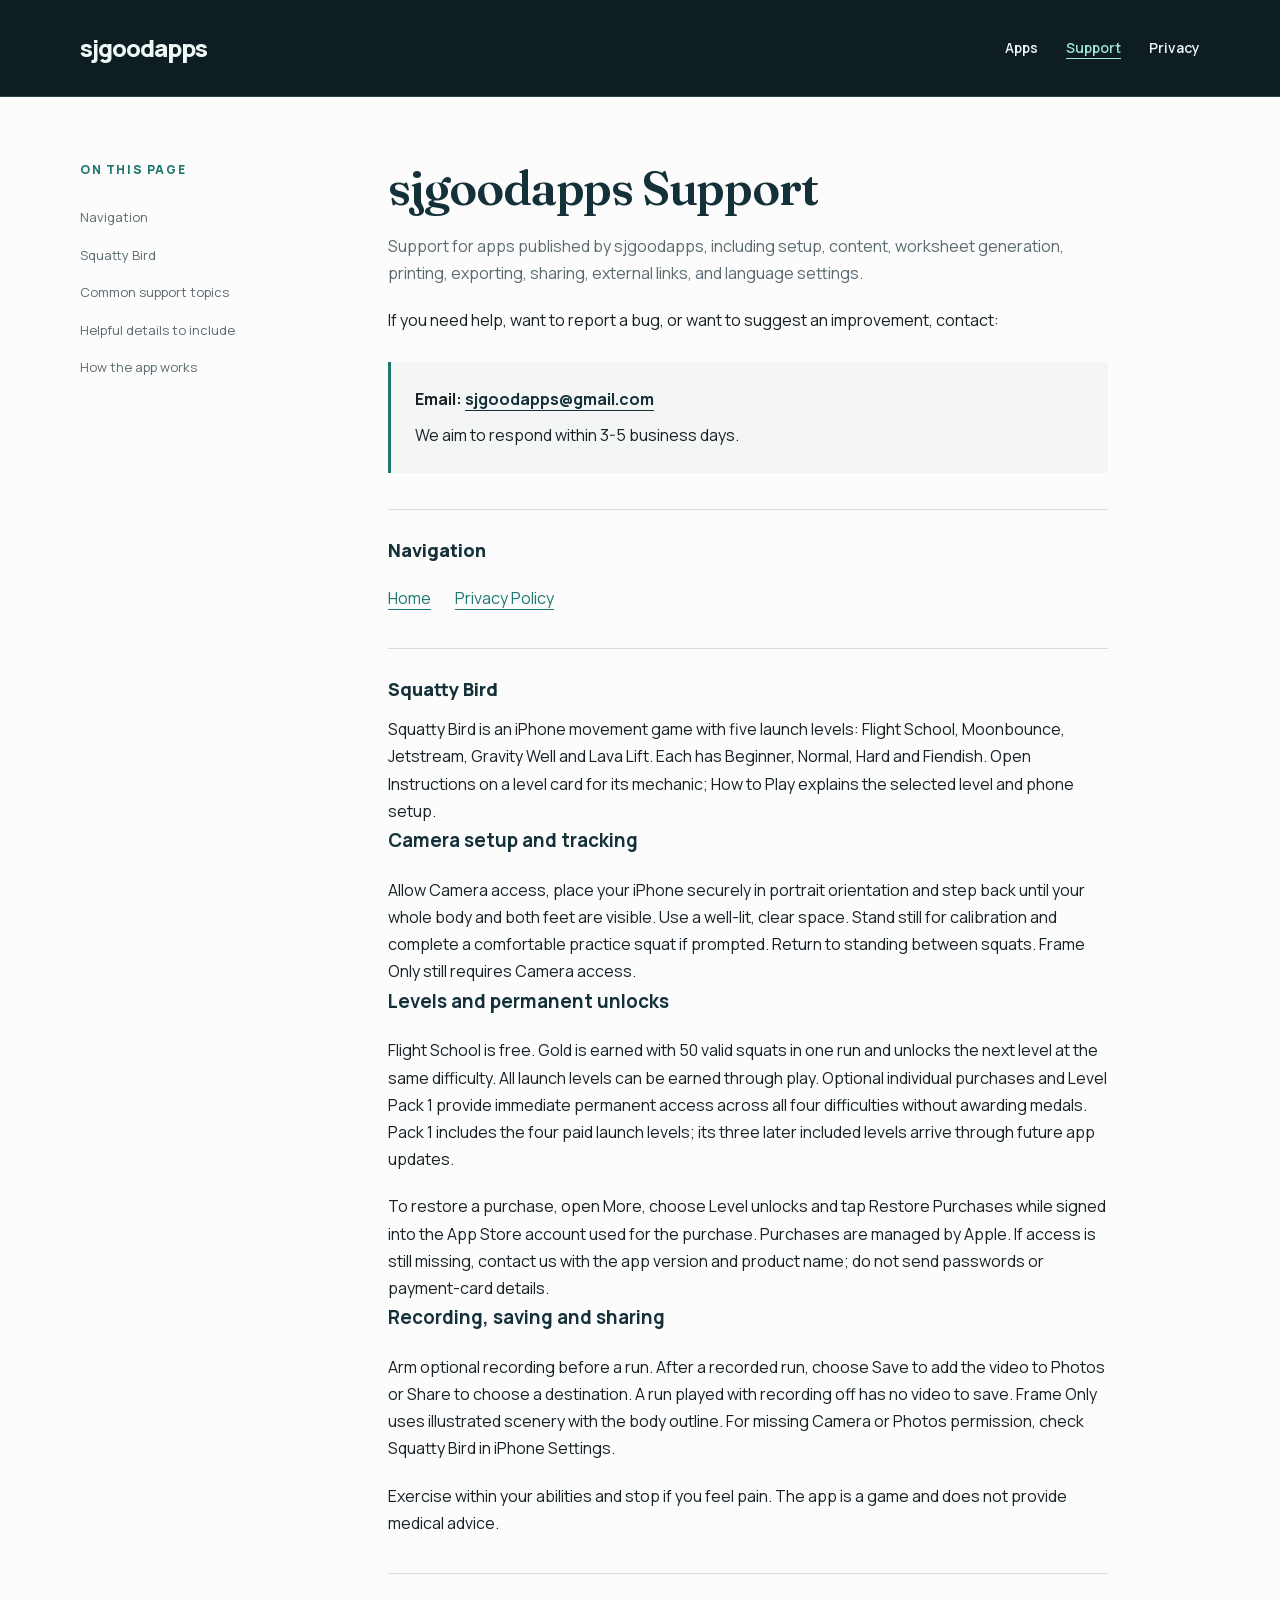
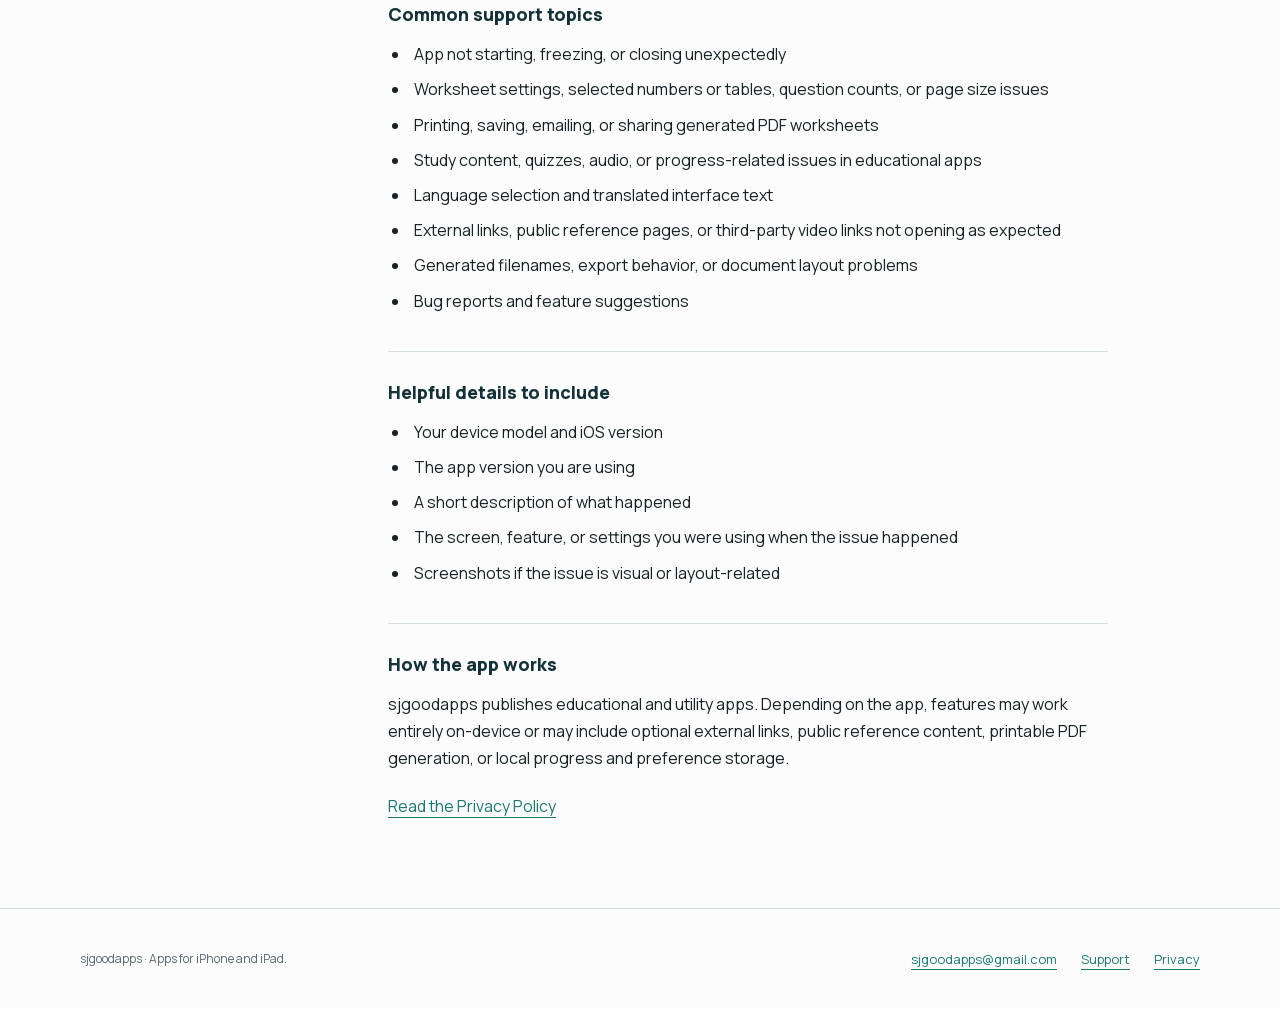
<file: support.html>
<!doctype html>
<html lang="en">
<head>
  <meta charset="utf-8">
  <meta name="viewport" content="width=device-width, initial-scale=1">
  <meta name="description" content="Support and contact information for apps published by sjgoodapps.">
  <meta name="theme-color" content="#143039">
  <title>sjgoodapps Support</title>
  <link rel="stylesheet" href="assets/site.css">
</head>
<body>
  <a class="skip-link" href="#main">Skip to content</a>
  <header class="site-header">
    <div class="container header-inner">
      <a class="brand" href="index.html" aria-label="sjgoodapps home">sjgoodapps</a>
      <nav class="site-nav" aria-label="Main navigation">
        <a href="index.html#apps">Apps</a>
        <a href="support.html" aria-current="page">Support</a>
        <a href="privacy.html">Privacy</a>
      </nav>
    </div>
  </header>
  <main id="main" class="container document-layout" tabindex="-1">
    <aside class="document-sidebar">
      <p class="eyebrow">On this page</p>
      <nav aria-label="Support topics">
        <a href="#navigation">Navigation</a>
        <a href="#squatty-bird">Squatty Bird</a>
        <a href="#common-support-topics">Common support topics</a>
        <a href="#helpful-details-to-include">Helpful details to include</a>
        <a href="#how-the-app-works">How the app works</a>
      </nav>
    </aside>
    <article class="document">
      <h1>sjgoodapps Support</h1>
      <p class="muted">Support for apps published by sjgoodapps, including setup, content, worksheet generation, printing, exporting, sharing, external links, and language settings.</p>

      <p>If you need help, want to report a bug, or want to suggest an improvement, contact:</p>

      <div class="contact-block">
<p><strong>Email:</strong> <a href="mailto:sjgoodapps@gmail.com">sjgoodapps@gmail.com</a></p>
      <p>We aim to respond within 3-5 business days.</p>
      </div>

      <h2 id="navigation">Navigation</h2>
      <ul class="document-nav">
        <li><a href="index.html">Home</a></li>
        <li><a href="privacy.html">Privacy Policy</a></li>
      </ul>

      <h2 id="squatty-bird">Squatty Bird</h2>
      <p>Squatty Bird is an iPhone movement game with five launch levels: Flight School, Moonbounce, Jetstream, Gravity Well and Lava Lift. Each has Beginner, Normal, Hard and Fiendish. Open Instructions on a level card for its mechanic; How to Play explains the selected level and phone setup.</p>
      <h3>Camera setup and tracking</h3>
      <p>Allow Camera access, place your iPhone securely in portrait orientation and step back until your whole body and both feet are visible. Use a well-lit, clear space. Stand still for calibration and complete a comfortable practice squat if prompted. Return to standing between squats. Frame Only still requires Camera access.</p>
      <h3>Levels and permanent unlocks</h3>
      <p>Flight School is free. Gold is earned with 50 valid squats in one run and unlocks the next level at the same difficulty. All launch levels can be earned through play. Optional individual purchases and Level Pack 1 provide immediate permanent access across all four difficulties without awarding medals. Pack 1 includes the four paid launch levels; its three later included levels arrive through future app updates.</p>
      <p>To restore a purchase, open More, choose Level unlocks and tap Restore Purchases while signed into the App Store account used for the purchase. Purchases are managed by Apple. If access is still missing, contact us with the app version and product name; do not send passwords or payment-card details.</p>
      <h3>Recording, saving and sharing</h3>
      <p>Arm optional recording before a run. After a recorded run, choose Save to add the video to Photos or Share to choose a destination. A run played with recording off has no video to save. Frame Only uses illustrated scenery with the body outline. For missing Camera or Photos permission, check Squatty Bird in iPhone Settings.</p>
      <p>Exercise within your abilities and stop if you feel pain. The app is a game and does not provide medical advice.</p>

      <h2 id="common-support-topics">Common support topics</h2>
      <ul>
        <li>App not starting, freezing, or closing unexpectedly</li>
        <li>Worksheet settings, selected numbers or tables, question counts, or page size issues</li>
        <li>Printing, saving, emailing, or sharing generated PDF worksheets</li>
        <li>Study content, quizzes, audio, or progress-related issues in educational apps</li>
        <li>Language selection and translated interface text</li>
        <li>External links, public reference pages, or third-party video links not opening as expected</li>
        <li>Generated filenames, export behavior, or document layout problems</li>
        <li>Bug reports and feature suggestions</li>
      </ul>

      <h2 id="helpful-details-to-include">Helpful details to include</h2>
      <ul>
        <li>Your device model and iOS version</li>
        <li>The app version you are using</li>
        <li>A short description of what happened</li>
        <li>The screen, feature, or settings you were using when the issue happened</li>
        <li>Screenshots if the issue is visual or layout-related</li>
      </ul>

      <h2 id="how-the-app-works">How the app works</h2>
      <p>sjgoodapps publishes educational and utility apps. Depending on the app, features may work entirely on-device or may include optional external links, public reference content, printable PDF generation, or local progress and preference storage.</p>

      <p><a href="privacy.html">Read the Privacy Policy</a></p>
    </article>
  </main>
  <footer class="site-footer">
    <div class="container footer-inner">
      <p>sjgoodapps · Apps for iPhone and iPad.</p>
      <nav class="footer-nav" aria-label="Footer navigation">
        <a href="mailto:sjgoodapps@gmail.com">sjgoodapps@gmail.com</a>
        <a href="support.html">Support</a>
        <a href="privacy.html">Privacy</a>
      </nav>
    </div>
  </footer>
</body>
</html>
</file>
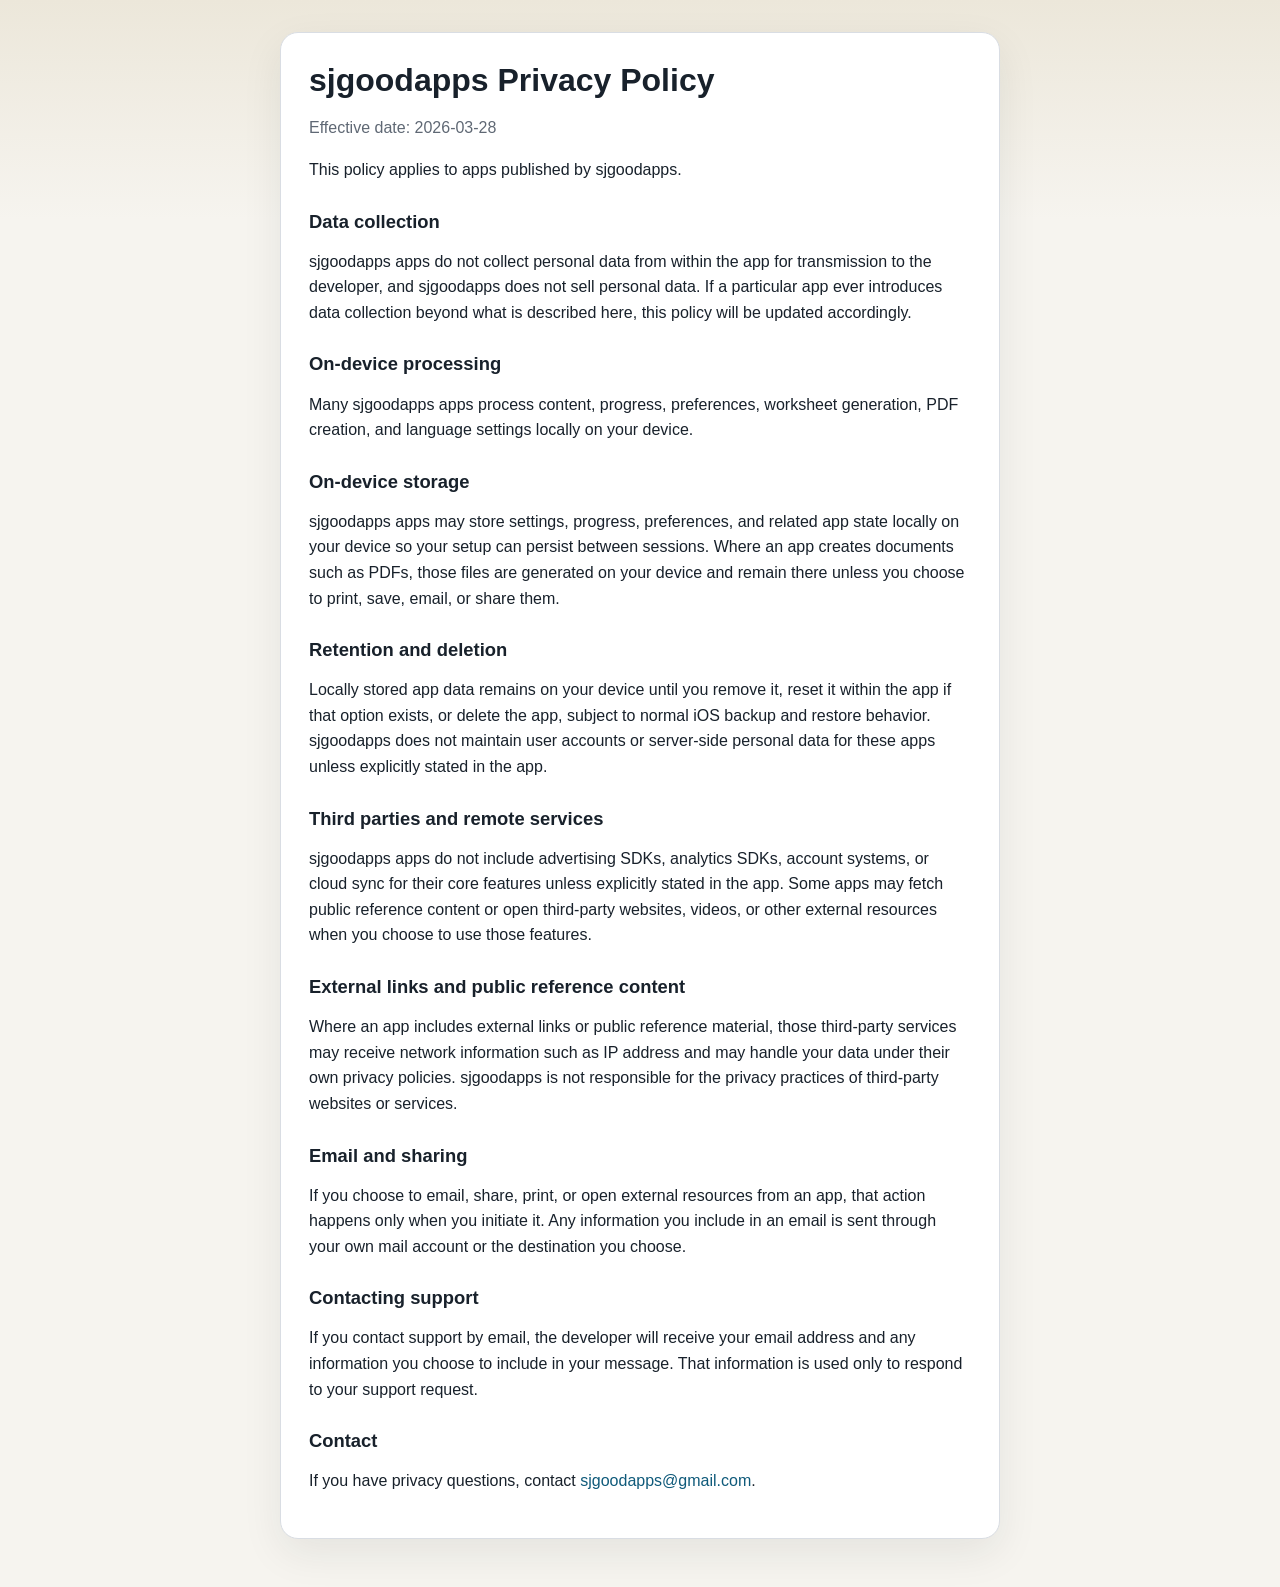
<file: GithubSupportPrivacy/privacy.html>
<!doctype html>
<html lang="en">
<head>
  <meta charset="utf-8">
  <meta name="viewport" content="width=device-width, initial-scale=1">
  <title>sjgoodapps Privacy Policy</title>
  <style>
    :root {
      color-scheme: light;
      --bg: #f6f4ef;
      --card: #ffffff;
      --text: #18212b;
      --muted: #5f6874;
      --accent: #0f5a7a;
      --border: #d9dde3;
    }

    * { box-sizing: border-box; }

    body {
      margin: 0;
      font-family: -apple-system, BlinkMacSystemFont, "Segoe UI", sans-serif;
      background: linear-gradient(180deg, #ece7da 0%, var(--bg) 220px);
      color: var(--text);
      line-height: 1.6;
    }

    main {
      max-width: 760px;
      margin: 0 auto;
      padding: 32px 20px 48px;
    }

    .card {
      background: var(--card);
      border: 1px solid var(--border);
      border-radius: 18px;
      padding: 28px;
      box-shadow: 0 14px 40px rgba(24, 33, 43, 0.08);
    }

    h1, h2 { line-height: 1.2; }
    h1 { margin: 0 0 8px; font-size: 2rem; }
    h2 { margin-top: 28px; font-size: 1.15rem; }

    p, li { font-size: 1rem; }

    .muted { color: var(--muted); }

    a {
      color: var(--accent);
      text-decoration: none;
    }

    a:hover { text-decoration: underline; }

    ul {
      padding-left: 1.2rem;
    }
  </style>
</head>
<body>
  <main>
    <section class="card">
      <h1>sjgoodapps Privacy Policy</h1>
      <p class="muted">Effective date: 2026-03-28</p>

      <p>This policy applies to apps published by sjgoodapps.</p>

      <h2>Data collection</h2>
      <p>sjgoodapps apps do not collect personal data from within the app for transmission to the developer, and sjgoodapps does not sell personal data. If a particular app ever introduces data collection beyond what is described here, this policy will be updated accordingly.</p>

      <h2>On-device processing</h2>
      <p>Many sjgoodapps apps process content, progress, preferences, worksheet generation, PDF creation, and language settings locally on your device.</p>

      <h2>On-device storage</h2>
      <p>sjgoodapps apps may store settings, progress, preferences, and related app state locally on your device so your setup can persist between sessions. Where an app creates documents such as PDFs, those files are generated on your device and remain there unless you choose to print, save, email, or share them.</p>

      <h2>Retention and deletion</h2>
      <p>Locally stored app data remains on your device until you remove it, reset it within the app if that option exists, or delete the app, subject to normal iOS backup and restore behavior. sjgoodapps does not maintain user accounts or server-side personal data for these apps unless explicitly stated in the app.</p>

      <h2>Third parties and remote services</h2>
      <p>sjgoodapps apps do not include advertising SDKs, analytics SDKs, account systems, or cloud sync for their core features unless explicitly stated in the app. Some apps may fetch public reference content or open third-party websites, videos, or other external resources when you choose to use those features.</p>

      <h2>External links and public reference content</h2>
      <p>Where an app includes external links or public reference material, those third-party services may receive network information such as IP address and may handle your data under their own privacy policies. sjgoodapps is not responsible for the privacy practices of third-party websites or services.</p>

      <h2>Email and sharing</h2>
      <p>If you choose to email, share, print, or open external resources from an app, that action happens only when you initiate it. Any information you include in an email is sent through your own mail account or the destination you choose.</p>

      <h2>Contacting support</h2>
      <p>If you contact support by email, the developer will receive your email address and any information you choose to include in your message. That information is used only to respond to your support request.</p>

      <h2>Contact</h2>
      <p>If you have privacy questions, contact <a href="mailto:sjgoodapps@gmail.com">sjgoodapps@gmail.com</a>.</p>
    </section>
  </main>
</body>
</html>
</file>
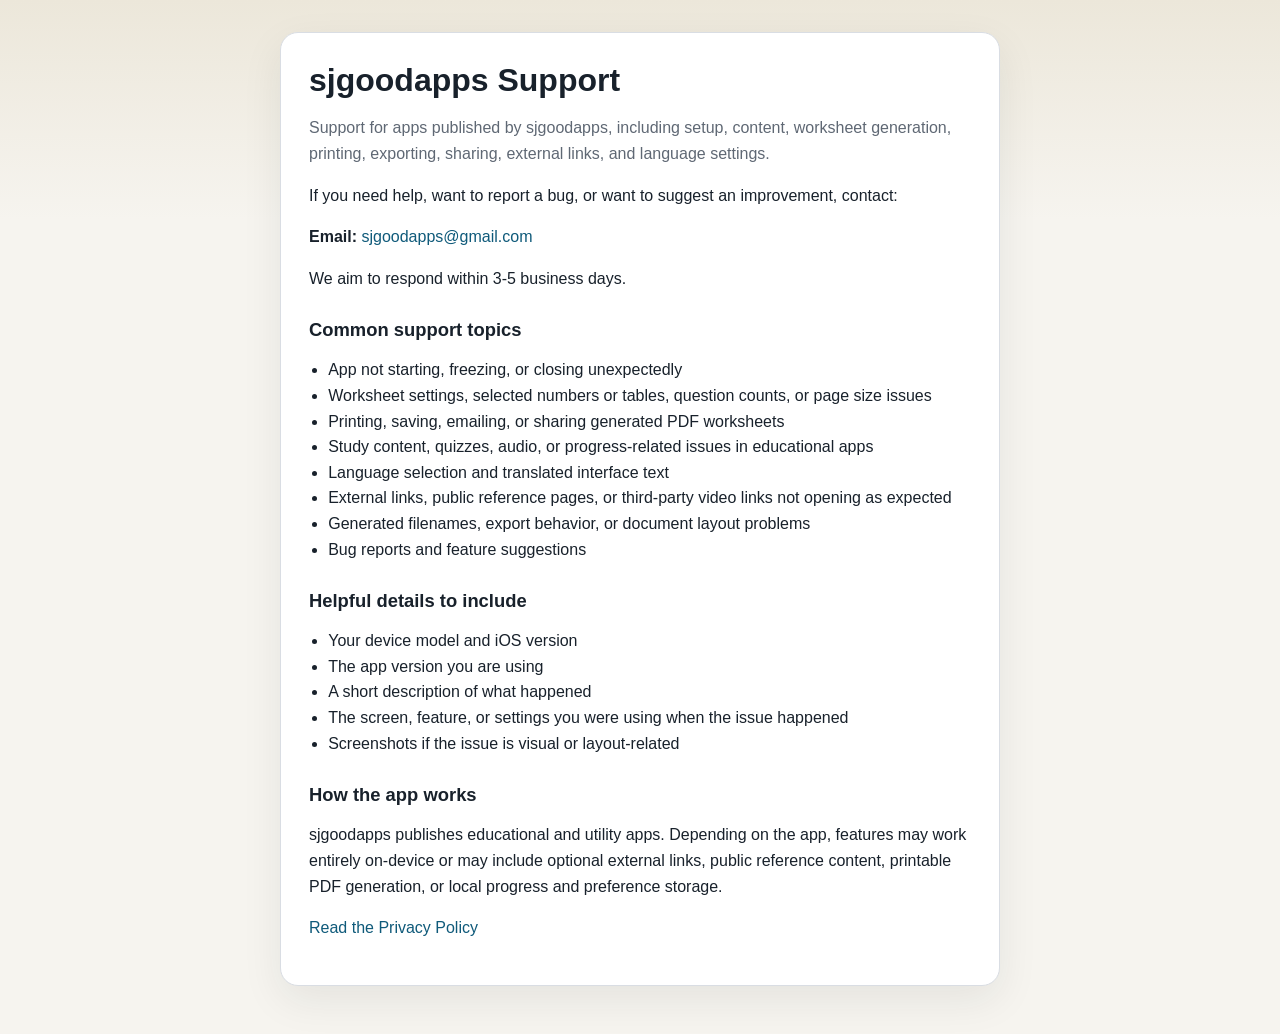
<file: GithubSupportPrivacy/support.html>
<!doctype html>
<html lang="en">
<head>
  <meta charset="utf-8">
  <meta name="viewport" content="width=device-width, initial-scale=1">
  <title>sjgoodapps Support</title>
  <style>
    :root {
      color-scheme: light;
      --bg: #f6f4ef;
      --card: #ffffff;
      --text: #18212b;
      --muted: #5f6874;
      --accent: #0f5a7a;
      --border: #d9dde3;
    }

    * { box-sizing: border-box; }

    body {
      margin: 0;
      font-family: -apple-system, BlinkMacSystemFont, "Segoe UI", sans-serif;
      background: linear-gradient(180deg, #ece7da 0%, var(--bg) 220px);
      color: var(--text);
      line-height: 1.6;
    }

    main {
      max-width: 760px;
      margin: 0 auto;
      padding: 32px 20px 48px;
    }

    .card {
      background: var(--card);
      border: 1px solid var(--border);
      border-radius: 18px;
      padding: 28px;
      box-shadow: 0 14px 40px rgba(24, 33, 43, 0.08);
    }

    h1, h2 { line-height: 1.2; }
    h1 { margin: 0 0 8px; font-size: 2rem; }
    h2 { margin-top: 28px; font-size: 1.15rem; }

    p, li { font-size: 1rem; }

    .muted { color: var(--muted); }

    a {
      color: var(--accent);
      text-decoration: none;
    }

    a:hover { text-decoration: underline; }

    ul {
      padding-left: 1.2rem;
    }
  </style>
</head>
<body>
  <main>
    <section class="card">
      <h1>sjgoodapps Support</h1>
      <p class="muted">Support for apps published by sjgoodapps, including setup, content, worksheet generation, printing, exporting, sharing, external links, and language settings.</p>

      <p>If you need help, want to report a bug, or want to suggest an improvement, contact:</p>

      <p><strong>Email:</strong> <a href="mailto:sjgoodapps@gmail.com">sjgoodapps@gmail.com</a></p>
      <p>We aim to respond within 3-5 business days.</p>

      <h2>Common support topics</h2>
      <ul>
        <li>App not starting, freezing, or closing unexpectedly</li>
        <li>Worksheet settings, selected numbers or tables, question counts, or page size issues</li>
        <li>Printing, saving, emailing, or sharing generated PDF worksheets</li>
        <li>Study content, quizzes, audio, or progress-related issues in educational apps</li>
        <li>Language selection and translated interface text</li>
        <li>External links, public reference pages, or third-party video links not opening as expected</li>
        <li>Generated filenames, export behavior, or document layout problems</li>
        <li>Bug reports and feature suggestions</li>
      </ul>

      <h2>Helpful details to include</h2>
      <ul>
        <li>Your device model and iOS version</li>
        <li>The app version you are using</li>
        <li>A short description of what happened</li>
        <li>The screen, feature, or settings you were using when the issue happened</li>
        <li>Screenshots if the issue is visual or layout-related</li>
      </ul>

      <h2>How the app works</h2>
      <p>sjgoodapps publishes educational and utility apps. Depending on the app, features may work entirely on-device or may include optional external links, public reference content, printable PDF generation, or local progress and preference storage.</p>

      <p><a href="/privacy">Read the Privacy Policy</a></p>
    </section>
  </main>
</body>
</html>
</file>
<file: assets/site.css>
@font-face {
  font-family: Manrope;
  font-style: normal;
  font-weight: 400 800;
  font-display: swap;
  src: url("fonts/manrope-latin-variable.woff2") format("woff2");
}
@font-face {
  font-family: Fraunces;
  font-style: normal;
  font-weight: 600 700;
  font-display: swap;
  src: url("fonts/fraunces-latin-variable.woff2") format("woff2");
}
:root {
  color-scheme: light;
  --paper: #fbfcfb;
  --white: #ffffff;
  --surface: #f3f6f4;
  --ink: #172126;
  --muted: #5b6a70;
  --teal: #1f786f;
  --deep: #143039;
  --header: #0d1d22;
  --hero-start: #0d1519;
  --hero-end: #18444a;
  --on-dark: #eff8f6;
  --on-dark-muted: #cad8d7;
  --on-dark-accent: #9fe5d7;
  --line: #d5dfdb;
  --line-strong: #b8c7c1;
  --font-body: Manrope, -apple-system, BlinkMacSystemFont, "Segoe UI", sans-serif;
  --font-display: Fraunces, Georgia, serif;
  --page-width: 1120px;
  --gutter: clamp(20px, 5vw, 64px);
}
* { box-sizing: border-box; }
html { scroll-behavior: smooth; scroll-padding-top: 24px; }
body {
  margin: 0;
  background: var(--paper);
  color: var(--ink);
  font-family: var(--font-body);
  font-size: 16px;
  line-height: 1.7;
  -webkit-font-smoothing: antialiased;
}
img, svg { display: block; max-width: 100%; }
img { height: auto; }
a { color: var(--teal); text-underline-offset: 5px; text-decoration-thickness: 1px; }
a:hover { text-decoration-thickness: 2px; }
a:focus-visible {
  outline: 3px solid var(--teal);
  outline-offset: 5px;
  border-radius: 2px;
}
::selection { background: var(--surface); color: var(--deep); }
h1, h2, h3, p, ul, ol { margin: 0; }
h1, h2, h3 { color: var(--deep); }
.container { width: min(var(--page-width), calc(100% - var(--gutter) * 2)); margin-inline: auto; }
.skip-link {
  position: absolute;
  left: 20px;
  top: -100px;
  z-index: 10;
  padding: 12px 20px;
  background: var(--white);
  color: var(--deep);
}
.skip-link:focus { top: 12px; }
.site-header { background: var(--header); border-bottom: 1px solid #2c444a; }
.header-inner { display: flex; align-items: center; justify-content: space-between; min-height: 96px; gap: 24px; }
.brand { color: var(--on-dark); font-weight: 800; font-size: 24px; letter-spacing: -1px; text-decoration: none; white-space: nowrap; }
.site-nav { display: flex; gap: 8px 28px; align-items: center; }
.site-nav a { display: inline-flex; align-items: center; min-height: 44px; color: var(--on-dark); font-size: 14px; font-weight: 600; text-decoration: none; }
.site-nav a:hover, .site-nav a[aria-current="page"] { color: var(--on-dark-accent); text-decoration: underline; }
.site-header a:focus-visible, .home-banner a:focus-visible { outline-color: var(--on-dark-accent); }
.eyebrow { color: var(--teal); font-size: 12px; line-height: 1.5; font-weight: 800; letter-spacing: 1.6px; text-transform: uppercase; }
.home-banner { background: linear-gradient(135deg, var(--hero-start), var(--deep) 55%, var(--hero-end)); }
.home-hero { display: grid; grid-template-columns: 1.3fr 1fr; gap: 64px; align-items: center; padding-block: 68px; }
.home-hero h1 { color: var(--on-dark); font-family: var(--font-display); font-size: clamp(40px, 5vw, 60px); font-weight: 600; line-height: 1.12; letter-spacing: -1.5px; }
.hero-intro { max-width: 390px; padding-bottom: 4px; }
.hero-intro p { font-size: 18px; line-height: 1.75; color: var(--on-dark-muted); }
.hero-intro .text-link { margin-top: 22px; }
.home-banner .text-link { color: var(--on-dark-accent); }
.home-content { padding-top: 40px; }
.text-link { display: inline-flex; align-items: center; gap: 12px; min-height: 44px; font-weight: 700; text-decoration: none; font-size: 14px; }
.text-link:hover { text-decoration: underline; }
.arrow { flex: none; width: 18px; height: 18px; }
.apps-heading { display: flex; justify-content: space-between; align-items: baseline; padding-bottom: 24px; gap: 16px; }
.apps-heading h2 { font-size: 15px; font-weight: 800; }
.apps-heading p { font-size: 13px; color: var(--muted); }
.app-feature { display: grid; grid-template-columns: 128px 1fr auto; align-items: center; column-gap: 36px; padding: 36px; background: var(--white); border: 1px solid var(--line); border-radius: 12px; }
.app-icon { width: 148px; height: 148px; }
.app-feature .app-icon { width: 128px; height: 128px; }
.app-feature h3, .app-secondary h3 { font-family: var(--font-display); font-size: 35px; font-weight: 600; letter-spacing: -0.8px; line-height: 1.16; }
.app-feature .eyebrow { margin-bottom: 10px; }
.app-feature p:not(.eyebrow) { max-width: 455px; margin-top: 14px; color: var(--deep); }
.app-actions { display: flex; flex-direction: column; align-items: flex-start; gap: 14px; }
.button { display: inline-flex; align-items: center; justify-content: center; gap: 14px; min-height: 48px; padding: 12px 20px; background: var(--teal); border: 1px solid var(--teal); border-radius: 24px; color: var(--white); font-size: 14px; line-height: 1.5; font-weight: 700; text-decoration: none; }
.button:hover { background: var(--deep); border-color: var(--deep); }
.app-actions .text-link { font-size: 13px; }
.app-feature .eyebrow, .app-feature .text-link { color: var(--deep); }
.app-secondary-grid { display: grid; grid-template-columns: 1fr 1fr; gap: 48px; margin-top: 44px; }
.app-secondary { display: grid; grid-template-columns: 80px 1fr; column-gap: 24px; align-items: start; padding-bottom: 36px; border-bottom: 1px solid var(--line-strong); }
.app-secondary .app-icon { width: 80px; height: 80px; }
.app-secondary .eyebrow { margin-bottom: 10px; }
.app-secondary h3 { font-size: 28px; }
.app-secondary p:not(.eyebrow) { color: var(--muted); margin-top: 14px; }
.app-secondary .text-link { margin-top: 14px; }
.help-strip { display: grid; grid-template-columns: 1fr auto; align-items: center; gap: 36px; padding-block: 68px 76px; }
.help-strip h2 { font-family: var(--font-display); font-size: 32px; line-height: 1.2; letter-spacing: -0.7px; font-weight: 600; }
.help-strip p { color: var(--muted); margin-top: 12px; max-width: 580px; }
.help-links { display: flex; gap: 30px; flex-wrap: wrap; }
.site-footer { border-top: 1px solid var(--line); }
.footer-inner { display: flex; align-items: center; justify-content: space-between; gap: 24px; padding-block: 28px; }
.footer-inner p { color: var(--muted); font-size: 12px; }
.footer-inner a { font-size: 13px; }
.footer-nav { display: flex; align-items: center; gap: 24px; flex-wrap: wrap; }
.footer-nav a { min-height: 44px; display: inline-flex; align-items: center; }
.document-layout { display: grid; grid-template-columns: 240px minmax(0, 1fr); gap: 68px; padding-block: 64px 88px; }
.document-sidebar { align-self: start; position: sticky; top: 32px; }
.document-sidebar > .eyebrow { margin-bottom: 20px; }
.document-sidebar a { display: block; padding-block: 9px; font-size: 13px; line-height: 1.5; color: var(--muted); text-decoration: none; }
.document-sidebar a:hover { color: var(--teal); text-decoration: underline; }
.document { min-width: 0; max-width: 720px; }
.document h1 { font-family: var(--font-display); font-size: clamp(34px, 4.3vw, 48px); font-weight: 600; line-height: 1.12; letter-spacing: -1.2px; }
.document .muted { color: var(--muted); }
.document > p { margin-top: 20px; }
.document > h1 + p { margin-top: 18px; }
.document h2 { border-top: 1px solid var(--line); padding-top: 28px; margin-top: 36px; font-size: 18px; line-height: 1.4; font-weight: 800; }
.document h2 + p, .document h2 + ul { margin-top: 14px; }
.document ul { padding-left: 22px; }
.document li { padding-left: 4px; margin-top: 8px; }
.document-nav { display: flex; gap: 24px; flex-wrap: wrap; list-style: none; padding: 0 !important; }
.document-nav li { padding: 0; }
.contact-block { margin-top: 28px; padding: 24px; border-left: 3px solid var(--teal); background: var(--surface); }
.contact-block p + p { margin-top: 8px; }
.contact-block a { color: var(--deep); overflow-wrap: anywhere; font-weight: 700; }
/* Style guide examples are separate from the customer-facing pages. */
.guide { max-width: 900px; padding-block: 64px 80px; }
.guide h1 { margin-top: 16px; font-family: var(--font-display); font-size: clamp(40px, 5vw, 60px); font-weight: 600; line-height: 1.12; letter-spacing: -1.5px; }
.guide > p { max-width: 680px; color: var(--muted); margin-top: 20px; }
.guide section { margin-top: 48px; border-top: 1px solid var(--line-strong); padding-top: 24px; }
.guide h2 { font-size: 20px; margin-bottom: 20px; }
.guide h3 { font-size: 16px; margin-block: 24px 8px; }
.guide p + p, .guide p + ul { margin-top: 12px; }
.guide ul { padding-left: 22px; }
.guide li + li { margin-top: 8px; }
.swatches { display: grid; grid-template-columns: repeat(3, 1fr); gap: 20px; }
.swatch { border: 1px solid var(--line); border-radius: 6px; overflow: hidden; background: var(--white); margin: 0; }
.swatch-color { height: 80px; background: var(--swatch); }
.swatch figcaption { padding: 14px; font-size: 13px; }
.swatch strong, .swatch code { display: block; }
code { font-family: ui-monospace, SFMono-Regular, Consolas, monospace; font-size: 0.9em; overflow-wrap: anywhere; }
.type-example { padding: 24px; background: var(--surface); }
.type-example .display { font-family: var(--font-display); font-size: clamp(36px, 5vw, 52px); line-height: 1.2; color: var(--deep); }
.guide-links { display: flex; flex-wrap: wrap; align-items: center; gap: 24px; }
.asset-example { display: flex; align-items: center; gap: 24px; margin-block: 24px; }
.asset-example img { width: 80px; height: 80px; }
.guide table { border-collapse: collapse; width: 100%; text-align: left; font-size: 14px; }
.guide th, .guide td { border-bottom: 1px solid var(--line); padding: 12px 12px 12px 0; vertical-align: top; }
@media (max-width: 1000px) {
  .home-hero { gap: 40px; }
  .app-feature { grid-template-columns: 112px 1fr; gap: 24px 32px; padding: 32px; }
  .app-feature .app-icon { width: 112px; height: 112px; }
  .app-actions { grid-column: 2; flex-direction: row; flex-wrap: wrap; align-items: center; gap: 12px 24px; }
  .app-secondary-grid { gap: 32px; }
  .app-secondary { grid-template-columns: 64px 1fr; gap: 18px; }
  .app-secondary .app-icon { width: 64px; height: 64px; }
  .document-layout { grid-template-columns: 190px minmax(0, 1fr); gap: 40px; }
}
@media (max-width: 720px) {
  .header-inner { min-height: 84px; flex-wrap: wrap; gap: 4px 20px; padding-block: 14px; }
  .brand { font-size: 22px; }
  .site-nav { gap: 20px; }
  .site-nav a { font-size: 13px; }
  .home-hero { grid-template-columns: 1fr; gap: 26px; padding-block: 48px; }
  .home-hero h1 { font-size: clamp(40px, 9vw, 52px); letter-spacing: -1.2px; }
  .hero-intro { max-width: 500px; }
  .hero-intro p { font-size: 16px; }
  .hero-intro .text-link { margin-top: 14px; }
  .apps-heading { padding-top: 20px; padding-bottom: 24px; }
  .app-feature { grid-template-columns: 72px 1fr; gap: 24px 18px; padding: 26px 24px; }
  .app-feature .app-icon { width: 72px; height: 72px; }
  .app-copy { display: contents; }
  .app-feature h3 { font-size: 32px; }
  .app-feature .app-description { grid-column: 1 / -1; }
  .app-feature p:not(.eyebrow) { margin-top: 0; }
  .app-actions { grid-column: 1 / -1; }
  .app-secondary-grid { grid-template-columns: 1fr; gap: 28px; margin-top: 32px; }
  .app-secondary { grid-template-columns: 72px 1fr; gap: 20px; padding-bottom: 28px; }
  .app-secondary .app-icon { width: 72px; height: 72px; }
  .app-secondary h3 { font-size: 28px; }
  .help-strip { grid-template-columns: 1fr; gap: 18px; padding-block: 44px; }
  .help-strip h2 { font-size: 28px; }
  .footer-inner { flex-direction: column; align-items: flex-start; gap: 8px; padding-block: 24px; }
  .footer-nav { gap: 8px 24px; }
  .document-layout { grid-template-columns: 1fr; gap: 36px; padding-block: 40px 56px; }
  .document-sidebar { position: static; order: 2; border-top: 1px solid var(--line-strong); padding-top: 24px; }
  .document h1 { font-size: 36px; }
  .document h2 { margin-top: 28px; padding-top: 24px; }
  .guide { padding-block: 40px 56px; }
  .swatches { grid-template-columns: repeat(2, 1fr); gap: 12px; }
}
@media (max-width: 380px) {
  .header-inner { align-items: flex-start; }
  .site-nav { width: 100%; gap: 24px; }
  .app-feature { padding: 24px 20px; }
  .app-secondary { grid-template-columns: 56px 1fr; gap: 16px; }
  .app-secondary .app-icon { width: 56px; height: 56px; }
}
@media (prefers-reduced-motion: reduce) {
  html { scroll-behavior: auto; }
}
</file>
